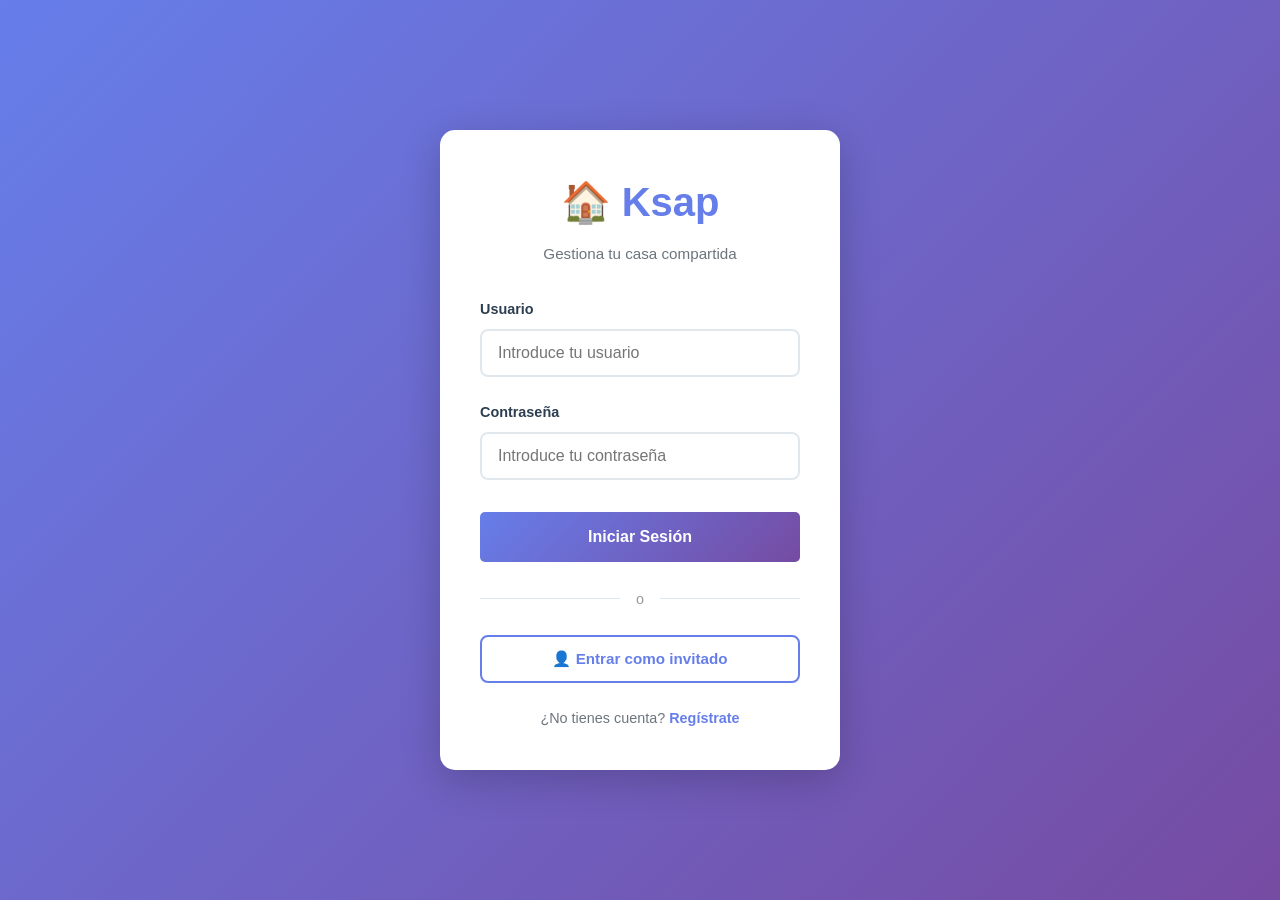
<file: index.html>
<!DOCTYPE html>
<html lang="es">
<head>
	<meta charset="UTF-8">
	<meta name="viewport" content="width=device-width, initial-scale=1.0">
	<title>Ksap - Gestor de Convivencia</title>
	<link rel="stylesheet" href="css/styles.css">
<link rel="stylesheet" href="css/responsive.css">
</head>
<body>
	<div id="overlay" class="overlay"></div>
	<nav>
    <div class="nav-left">
        <button class="hamburger" id="hamburger" aria-label="Abrir menú">
            <span></span>
            <span></span>
            <span></span>
        </button>
        <a href="index.html" class="active">🏠 Inicio</a>
        <a href="tareas.html">📋 Tareas</a>
        <a href="gastos.html">💰 Gastos</a>
        <a href="compras.html">🛒 Compras</a>
    </div>
    
    <div class="nav-right">
        <a href="login.html" class="btn-login">👤 Iniciar Sesión</a>
        
        <!-- Avatar de Usuario -->
        <div class="user-avatar-container">
            <button class="user-avatar-btn" id="user-avatar-btn" aria-label="Menú de usuario">
                <span class="avatar-initials" id="avatar-initials">U</span>
            </button>
            
            <div class="user-dropdown" id="user-dropdown">
                <div class="dropdown-header">
                    <div class="dropdown-avatar" id="dropdown-avatar">U</div>
                    <div class="dropdown-info">
                        <div class="dropdown-name" id="dropdown-name">Usuario</div>
                        <div class="dropdown-email" id="dropdown-email">usuario@ksap.app</div>
                    </div>
                </div>
                
                <div class="dropdown-divider"></div>
                
                <a href="perfil.html" class="dropdown-item">👤 Mi Perfil</a>
                <a href="configuracion.html" class="dropdown-item">⚙️ Configuración</a>
                
                <button class="dropdown-item dropdown-toggle">
                    <span>📍 GPS</span>
                    <span class="toggle-switch">
                        <input type="checkbox" id="gps-toggle">
                        <span class="toggle-slider"></span>
                    </span>
                </button>
                
                <button class="dropdown-item dropdown-toggle">
                    <span>🌙 Modo Oscuro</span>
                    <span class="toggle-switch">
                        <input type="checkbox" id="dark-mode-toggle">
                        <span class="toggle-slider"></span>
                    </span>
                </button>
                
                <div class="dropdown-divider"></div>
                
                <a href="#" class="dropdown-item logout-item" id="logout-btn">🚪 Cerrar Sesión</a>
            </div>
        </div>
    </div>
</nav>
    
	<header>
		<h1>🏠 Ksap</h1>
		<p>Gestiona tu casa compartida de forma fácil</p>
	</header>
    
	<main>
		<section class="dashboard">
			<h2>Bienvenido a tu gestor de convivencia</h2>
			<div class="cards">
				<div class="card">
					<h3>📋 Tareas Pendientes</h3>
					<p>3 tareas por hacer</p>
				</div>
				<div class="card">
					<h3>💰 Últimos Gastos</h3>
					<p>€125.50 este mes</p>
				</div>
				<div class="card">
					<h3>🛒 Lista de la Compra</h3>
					<p>5 artículos pendientes</p>
				</div>
			</div>
		</section>
	</main>
    
	<footer>
		<p>Desarrollado por LZumake | Proyecto DAW</p>
	</footer>
<script src="js/app.js"></script>
</body>
</html>
</file>
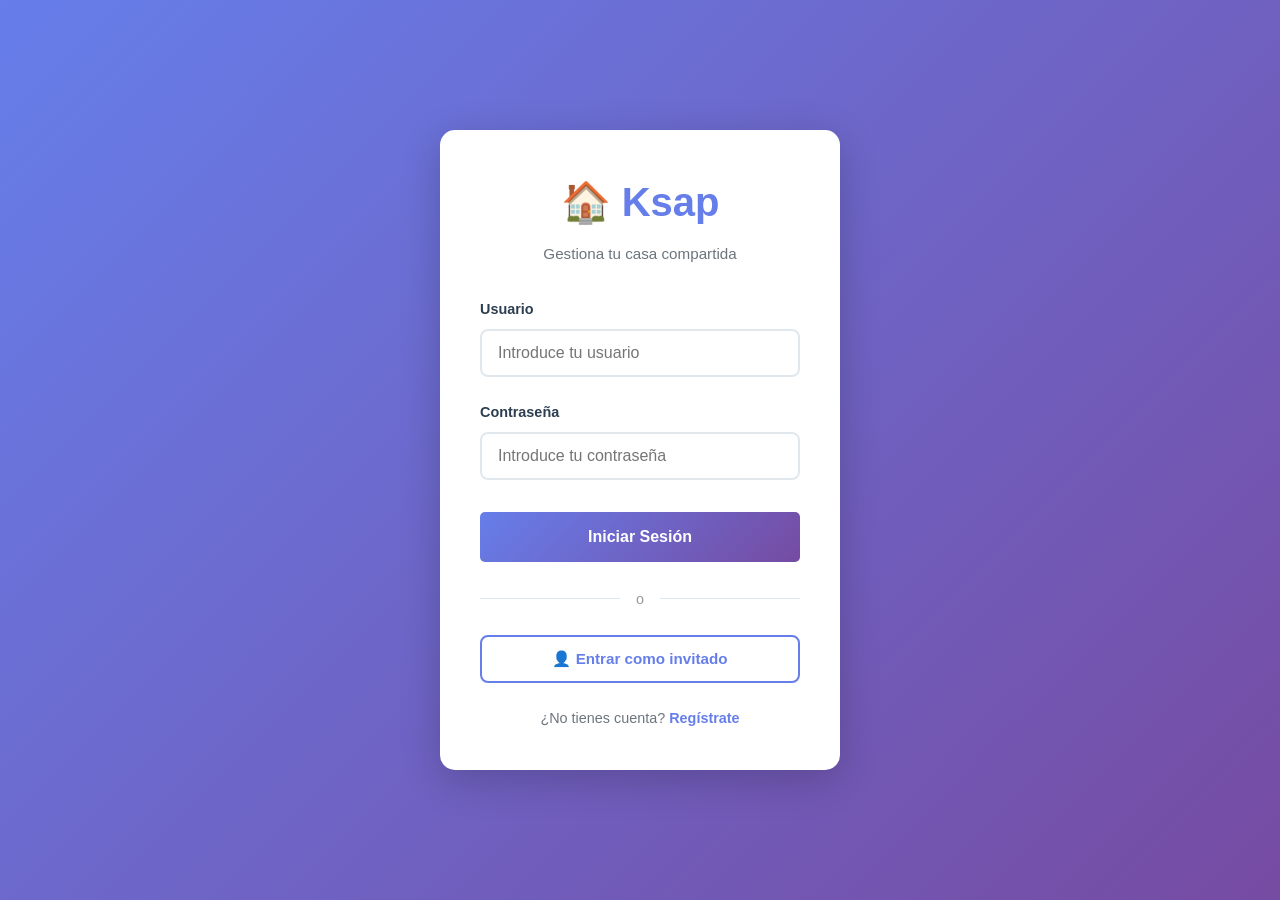
<file: configuración.html>
<!DOCTYPE html>
<html lang="es">
<head>
    <meta charset="UTF-8">
    <meta name="viewport" content="width=device-width, initial-scale=1.0">
    <title>Configuración - Ksap</title>
    <link rel="stylesheet" href="css/styles.css">
    <link rel="stylesheet" href="css/responsive.css">
</head>
<body>
    <nav>
        <div class="nav-left">
            <button class="hamburger" id="hamburger" aria-label="Abrir menú">
                <span></span>
                <span></span>
                <span></span>
            </button>
            <a href="index.html">🏠 Inicio</a>
            <a href="tareas.html">📋 Tareas</a>
            <a href="gastos.html">💰 Gastos</a>
            <a href="compras.html">🛒 Compras</a>
        </div>
        <a href="login.html" class="btn-login">👤 Iniciar Sesión</a>
        
        <!-- Avatar de Usuario -->
        <div class="user-avatar-container">
            <button class="user-avatar-btn" id="user-avatar-btn" aria-label="Menú de usuario">
                <span class="avatar-initials" id="avatar-initials">U</span>
            </button>
            <div class="user-dropdown" id="user-dropdown">
                <div class="dropdown-header">
                    <div class="dropdown-avatar" id="dropdown-avatar">U</div>
                    <div class="dropdown-info">
                        <div class="dropdown-name" id="dropdown-name">Usuario</div>
                        <div class="dropdown-email" id="dropdown-email">usuario@ksap.app</div>
                    </div>
                </div>
                <div class="dropdown-divider"></div>
                <a href="perfil.html" class="dropdown-item">👤 Mi Perfil</a>
                <a href="configuracion.html" class="dropdown-item active">⚙️ Configuración</a>
                <button class="dropdown-item dropdown-toggle">
                    <span>📍 GPS</span>
                    <span class="toggle-switch">
                        <input type="checkbox" id="gps-toggle">
                        <span class="toggle-slider"></span>
                    </span>
                </button>
                <button class="dropdown-item dropdown-toggle">
                    <span>🌙 Modo Oscuro</span>
                    <span class="toggle-switch">
                        <input type="checkbox" id="dark-mode-toggle">
                        <span class="toggle-slider"></span>
                    </span>
                </button>
                <div class="dropdown-divider"></div>
                <a href="#" class="dropdown-item logout-item" id="logout-btn">🚪 Cerrar Sesión</a>
            </div>
        </div>
    </nav>
    
    <header>
        <h1>⚙️ Configuración</h1>
        <p>Personaliza tu experiencia en Ksap</p>
    </header>
    
    <main>
        <section class="dashboard">
            <div class="settings-container">
                
                <!-- Notificaciones -->
                <div class="settings-section">
                    <h3>🔔 Notificaciones</h3>
                    <div class="settings-item">
                        <div class="settings-info">
                            <strong>Recordatorios de tareas</strong>
                            <p>Recibe avisos cuando tengas tareas pendientes</p>
                        </div>
                        <label class="toggle-switch">
                            <input type="checkbox" checked>
                            <span class="toggle-slider"></span>
                        </label>
                    </div>
                    <div class="settings-item">
                        <div class="settings-info">
                            <strong>Nuevos gastos</strong>
                            <p>Aviso cuando alguien añada un gasto</p>
                        </div>
                        <label class="toggle-switch">
                            <input type="checkbox" checked>
                            <span class="toggle-slider"></span>
                        </label>
                    </div>
                    <div class="settings-item">
                        <div class="settings-info">
                            <strong>Eventos cercanos</strong>
                            <p>Descubre eventos culturales a 50km</p>
                        </div>
                        <label class="toggle-switch">
                            <input type="checkbox">
                            <span class="toggle-slider"></span>
                        </label>
                    </div>
                </div>

                <!-- Privacidad -->
                <div class="settings-section">
                    <h3>🔒 Privacidad</h3>
                    <div class="settings-item">
                        <div class="settings-info">
                            <strong>📍 Ubicación (GPS)</strong>
                            <p>Necesaria para eventos cercanos y ofertas locales</p>
                        </div>
                        <label class="toggle-switch">
                            <input type="checkbox" id="settings-gps">
                            <span class="toggle-slider"></span>
                        </label>
                    </div>
                    <div class="settings-item">
                        <div class="settings-info">
                            <strong>Compartir estadísticas</strong>
                            <p>Ayuda a mejorar Ksap con datos anónimos</p>
                        </div>
                        <label class="toggle-switch">
                            <input type="checkbox">
                            <span class="toggle-slider"></span>
                        </label>
                    </div>
                </div>

                <!-- Apariencia -->
                <div class="settings-section">
                    <h3>🎨 Apariencia</h3>
                    <div class="settings-item">
                        <div class="settings-info">
                            <strong>🌙 Modo Oscuro</strong>
                            <p>Reduce la fatiga visual por la noche</p>
                        </div>
                        <label class="toggle-switch">
                            <input type="checkbox" id="settings-dark-mode">
                            <span class="toggle-slider"></span>
                        </label>
                    </div>
                    <div class="settings-item">
                        <div class="settings-info">
                            <strong>Tamaño de texto</strong>
                            <p>Ajusta el tamaño de la fuente</p>
                        </div>
                        <select class="settings-select">
                            <option>Pequeño</option>
                            <option selected>Normal</option>
                            <option>Grande</option>
                        </select>
                    </div>
                </div>

                <!-- Idioma y región -->
                <div class="settings-section">
                    <h3>🌍 Idioma y Región</h3>
                    <div class="settings-item">
                        <div class="settings-info">
                            <strong>Idioma</strong>
                        </div>
                        <select class="settings-select">
                            <option selected>Español</option>
                            <option>English</option>
                            <option>Català</option>
                            <option>Euskera</option>
                            <option>Galego</option>
                        </select>
                    </div>
                    <div class="settings-item">
                        <div class="settings-info">
                            <strong>Moneda</strong>
                        </div>
                        <select class="settings-select">
                            <option selected>€ Euro (EUR)</option>
                            <option>$ Dólar (USD)</option>
                            <option>£ Libra (GBP)</option>
                        </select>
                    </div>
                </div>

                <!-- Cuenta -->
                <div class="settings-section">
                    <h3>👤 Cuenta</h3>
                    <div class="settings-item">
                        <div class="settings-info">
                            <strong>Cambiar contraseña</strong>
                            <p>Actualiza tu contraseña de acceso</p>
                        </div>
                        <button class="btn-secondary">Cambiar</button>
                    </div>
                    <div class="settings-item">
                        <div class="settings-info">
                            <strong>Exportar mis datos</strong>
                            <p>Descarga toda tu información en formato JSON</p>
                        </div>
                        <button class="btn-secondary">Exportar</button>
                    </div>
                    <div class="settings-item danger">
                        <div class="settings-info">
                            <strong>Eliminar cuenta</strong>
                            <p>Esta acción no se puede deshacer</p>
                        </div>
                        <button class="btn-danger">Eliminar</button>
                    </div>
                </div>

                <!-- Información -->
                <div class="settings-section">
                    <h3>ℹ️ Acerca de</h3>
                    <div class="settings-info-text">
                        <p><strong>Ksap</strong> v1.0.0</p>
                        <p>Desarrollado por LZumake | Proyecto DAW</p>
                        <p>© 2026 Ksap. Todos los derechos reservados.</p>
                    </div>
                </div>

            </div>
        </section>
    </main>
    
    <footer>
        <p>Desarrollado por LZumake | Proyecto DAW</p>
    </footer>
    <script src="js/app.js"></script>
</body>
</html>
</file>
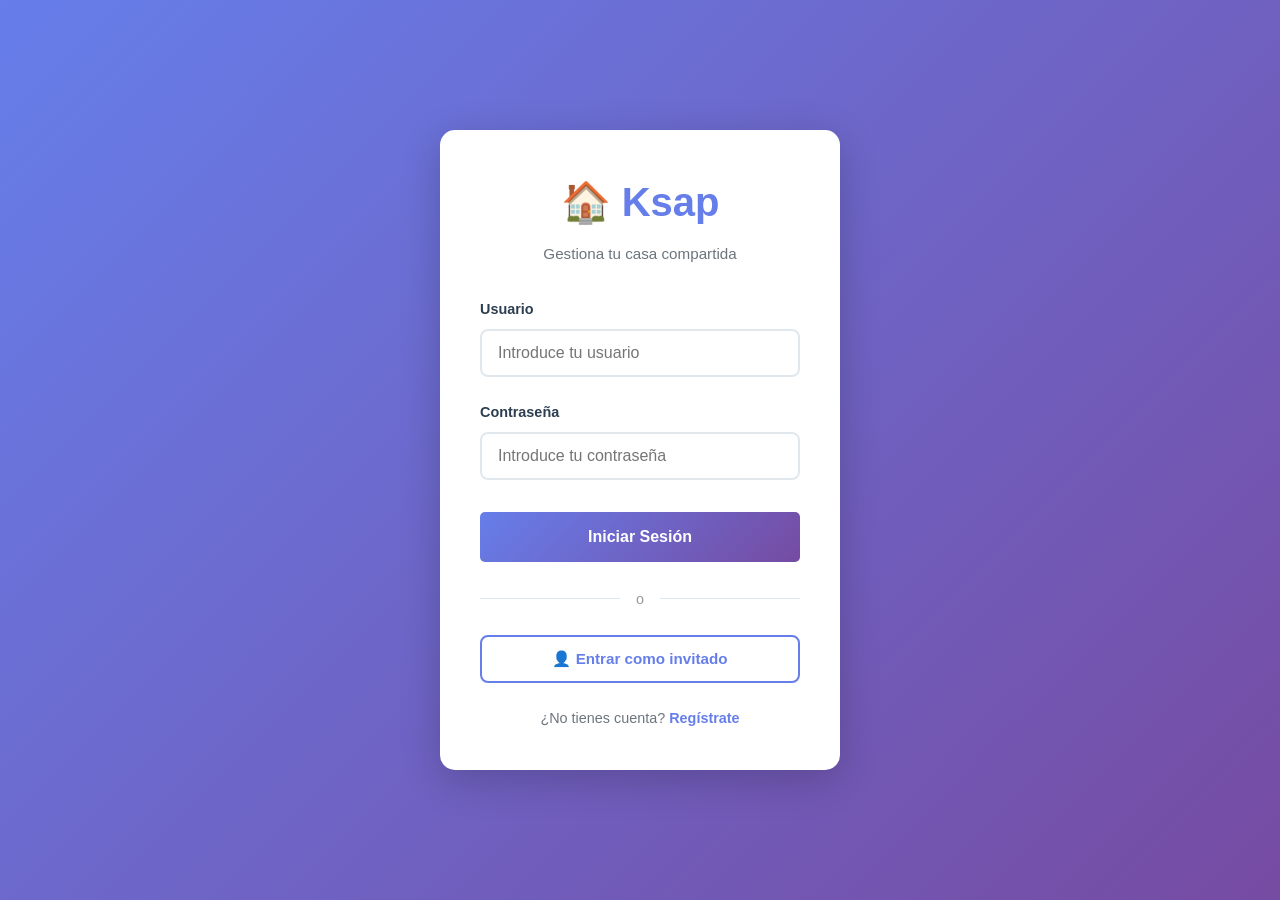
<file: gastos.html>
<!DOCTYPE html>
<html lang="es">
<head>
    <meta charset="UTF-8">
    <meta name="viewport" content="width=device-width, initial-scale=1.0">
    <title>Gastos - Ksap</title>
    <link rel="stylesheet" href="css/styles.css">
    <link rel="stylesheet" href="css/responsive.css">
</head>
<body>
    <div id="overlay" class="overlay"></div>
    <nav>
        <div class="nav-left">
            <button class="hamburger" id="hamburger" aria-label="Abrir menú">
                <span></span>
                <span></span>
                <span></span>
            </button>
            <a href="index.html"> Inicio</a>
            <a href="tareas.html">📋 Tareas</a>
            <a href="gastos.html" class="active">💰 Gastos</a>
            <a href="compras.html">🛒 Compras</a>
        </div>
        <a href="login.html" class="btn-login"> Iniciar Sesión</a>
            <!-- Avatar de Usuario (Esquina superior derecha) -->
    <div class="user-avatar-container">
        <button class="user-avatar-btn" id="user-avatar-btn" aria-label="Menú de usuario">
            <span class="avatar-initials" id="avatar-initials">U</span>
        </button>
        
        <div class="user-dropdown" id="user-dropdown">
            <div class="dropdown-header">
                <div class="dropdown-avatar" id="dropdown-avatar">U</div>
                <div class="dropdown-info">
                    <div class="dropdown-name" id="dropdown-name">Usuario</div>
                    <div class="dropdown-email" id="dropdown-email">usuario@ksap.app</div>
                </div>
            </div>
            
            <div class="dropdown-divider"></div>
            
            <a href="perfil.html" class="dropdown-item">👤 Mi Perfil</a>
            <a href="configuracion.html" class="dropdown-item">⚙️ Configuración</a>
            
            <button class="dropdown-item dropdown-toggle">
                <span>📍 GPS</span>
                <span class="toggle-switch">
                    <input type="checkbox" id="gps-toggle">
                    <span class="toggle-slider"></span>
                </span>
            </button>
            
            <button class="dropdown-item dropdown-toggle">
                <span>🌙 Modo Oscuro</span>
                <span class="toggle-switch">
                    <input type="checkbox" id="dark-mode-toggle">
                    <span class="toggle-slider"></span>
                </span>
            </button>
            <div class="dropdown-divider"></div>
            
            <a href="#" class="dropdown-item logout-item" id="logout-btn">🚪 Cerrar Sesión</a>
        </div>
    </div>
    </nav>
    
    <header>
        <h1>💰 Control de Gastos</h1>
        <p>Transparencia total en los gastos del hogar</p>
    </header>
    
    <main>
        <section class="dashboard">
            <h2>Resumen del Mes</h2>
            
            <!-- Resumen Superior -->
            <div class="expense-summary">
                <div class="summary-card">
                    <h3>Gasto Total del Mes</h3>
                    <div class="amount red">450,00 €</div>
                </div>
                <div class="summary-card">
                    <h3>A pagar por persona</h3>
                    <div class="amount">112,50 €</div>
                </div>
                <div class="summary-card">
                    <h3>Mayor gasto del mes</h3>
                    <div class="amount green">Compra Supermercado</div>
                </div>
            </div>

            <!-- Lista de Movimientos -->
            <div style="display: flex; justify-content: space-between; align-items: center; margin-bottom: 1rem; flex-wrap: wrap; gap: 1rem;">
                <h2>Movimientos recientes</h2>
                <button class="btn-primary">+ Añadir Gasto</button>
            </div>

            <div class="transaction-list">
                
                <!-- Movimiento 1 -->
                <div class="transaction-item">
                    <div class="transaction-info">
                        <div class="transaction-icon">🛒</div>
                        <div class="transaction-details">
                            <h4>Compra Supermercado</h4>
                            <p>Pagado por <strong>Rosa</strong> · 10 Jun 2025</p>
                        </div>
                    </div>
                    <div class="transaction-amount">120,50 €</div>
                </div>

                <!-- Movimiento 2 -->
                <div class="transaction-item">
                    <div class="transaction-info">
                        <div class="transaction-icon">💡</div>
                        <div class="transaction-details">
                            <h4>Factura de la Luz</h4>
                            <p>Pagado por <strong>Miguel</strong> · 08 Jun 2025</p>
                        </div>
                    </div>
                    <div class="transaction-amount">85,20 €</div>
                </div>

                <!-- Movimiento 3 -->
                <div class="transaction-item">
                    <div class="transaction-info">
                        <div class="transaction-icon">🧻</div>
                        <div class="transaction-details">
                            <h4>Productos Limpieza</h4>
                            <p>Pagado por <strong>Ana</strong> · 05 Jun 2025</p>
                        </div>
                    </div>
                    <div class="transaction-amount">35,80 €</div>
                </div>

                <!-- Movimiento 4 -->
                <div class="transaction-item">
                    <div class="transaction-info">
                        <div class="transaction-icon">🍕</div>
                        <div class="transaction-details">
                            <h4>Cena del Viernes</h4>
                            <p>Pagado por <strong>Pedro</strong> · 03 Jun 2025</p>
                        </div>
                    </div>
                    <div class="transaction-amount">45,00 €</div>
                </div>

                <!-- Movimiento 5 -->
                <div class="transaction-item">
                    <div class="transaction-info">
                        <div class="transaction-icon">📶</div>
                        <div class="transaction-details">
                            <h4>Internet y Móviles</h4>
                            <p>Pagado por <strong>Rosa</strong> · 01 Jun 2025</p>
                        </div>
                    </div>
                    <div class="transaction-amount">65,00 €</div>
                </div>

            </div>
        </section>
    </main>
    
    <footer>
        <p>Desarrollado por LZumake | Proyecto DAW</p>
    </footer>
    <script src="js/app.js"></script>
</body>
</html>
</file>
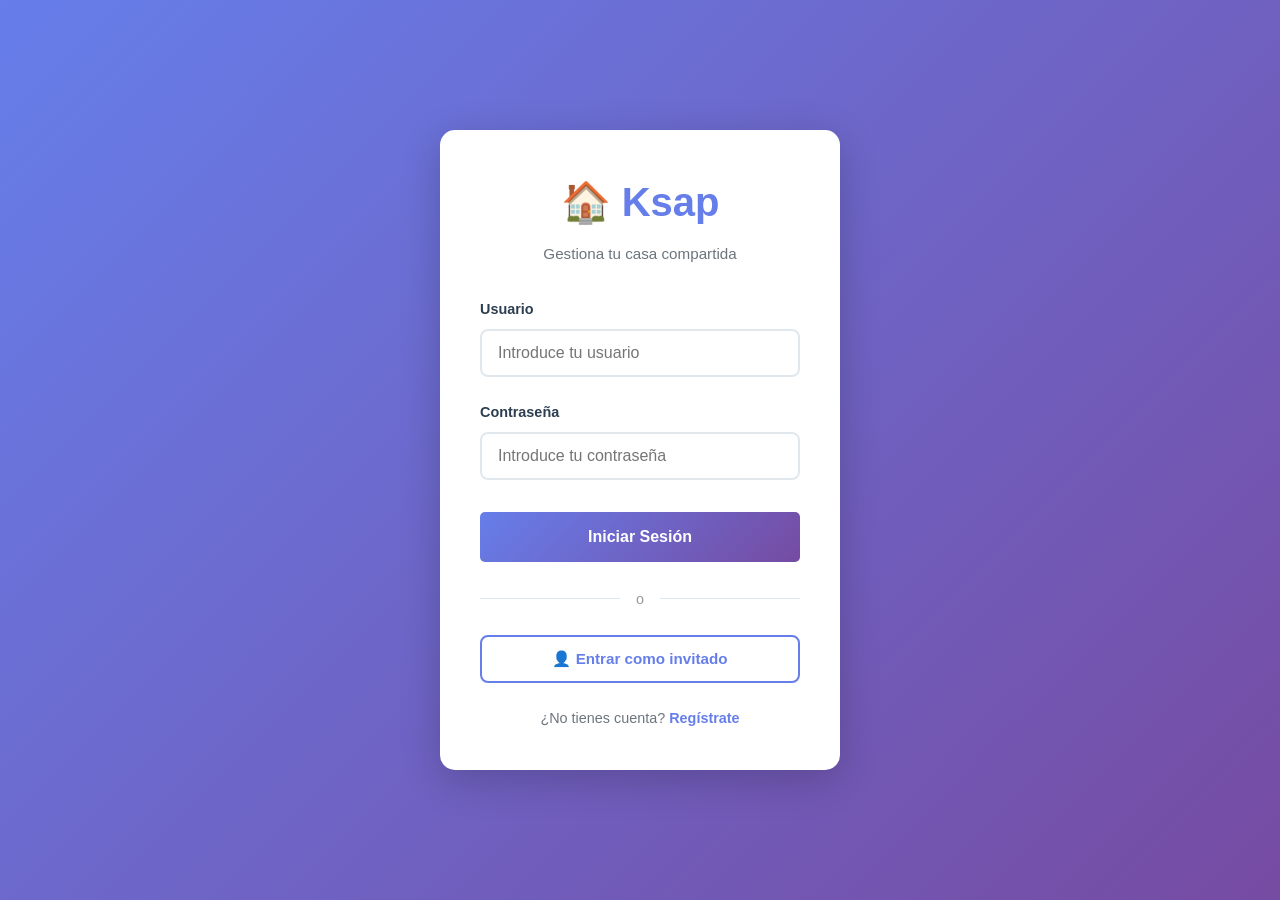
<file: login.html>
<!DOCTYPE html>
<html lang="es">
<head>
    <meta charset="UTF-8">
    <meta name="viewport" content="width=device-width, initial-scale=1.0">
    <title>Iniciar Sesión - Ksap</title>
    <link rel="stylesheet" href="css/styles.css">
    <link rel="stylesheet" href="css/responsive.css">
</head>
<body class="login-page">
    
    <main class="login-container">
        <div class="login-box">
            <!-- Logo y título -->
            <div class="login-header">
                <h1>🏠 Ksap</h1>
                <p>Gestiona tu casa compartida</p>
            </div>

            <!-- Formulario de login -->
            <form id="login-form" class="login-form">
                <div class="form-group">
                    <label for="username">Usuario</label>
                    <input type="text" id="username" name="username" required placeholder="Introduce tu usuario">
                </div>

                <div class="form-group">
                    <label for="password">Contraseña</label>
                    <input type="password" id="password" name="password" required placeholder="Introduce tu contraseña">
                </div>

                <button type="submit" class="btn-primary btn-login-submit">Iniciar Sesión</button>
            </form>

            <!-- Separador -->
            <div class="login-divider">
                <span>o</span>
            </div>

            <!-- Botón de invitado -->
            <button id="guest-login" class="btn-guest">
                👤 Entrar como invitado
            </button>

            <!-- Enlace a registro -->
            <p class="login-footer">
                ¿No tienes cuenta? <a href="register.html">Regístrate</a>
            </p>
        </div>
    </main>

    <script src="js/app.js"></script>
</body>
</html>
</file>
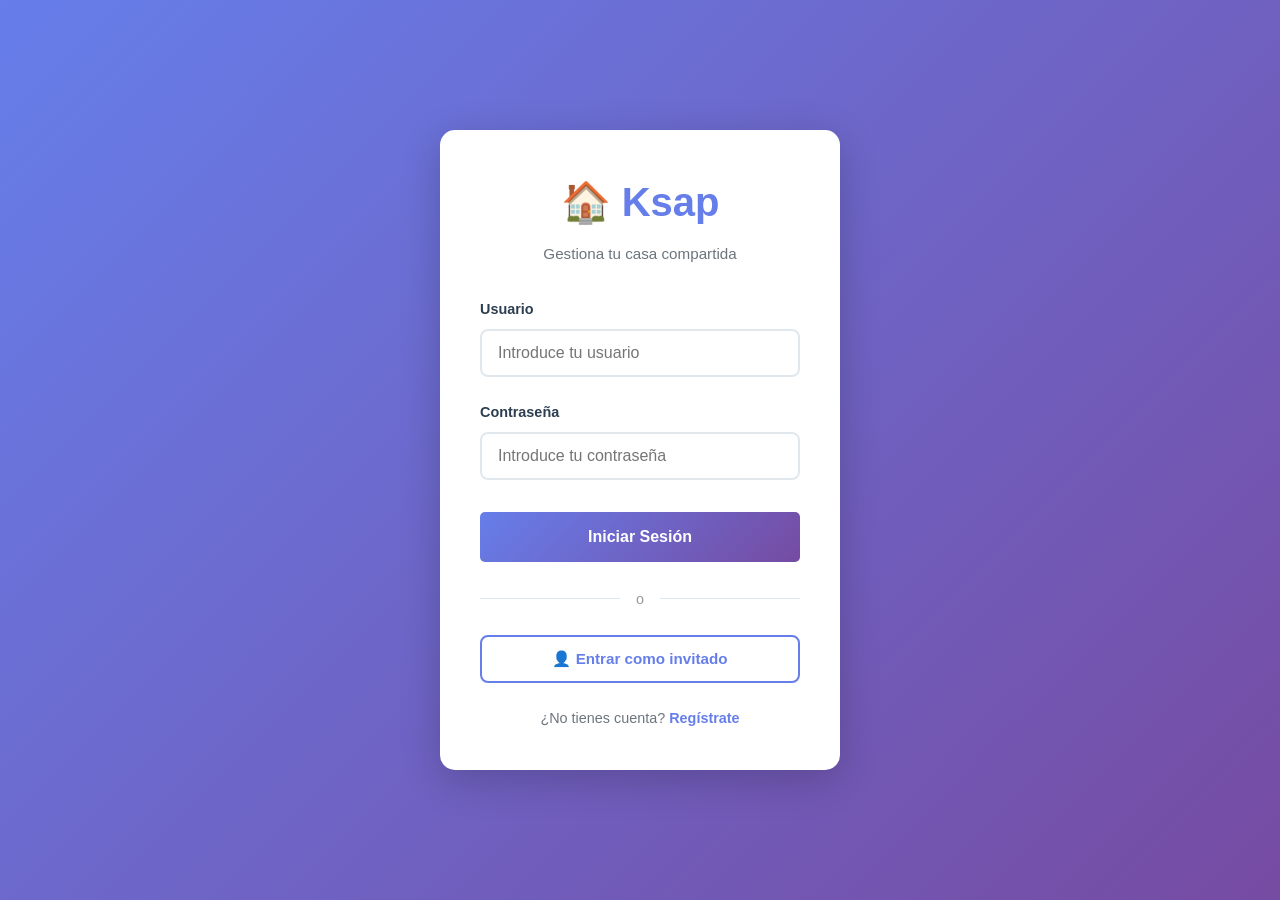
<file: perfil.html>
<!DOCTYPE html>
<html lang="es">
<head>
    <meta charset="UTF-8">
    <meta name="viewport" content="width=device-width, initial-scale=1.0">
    <title>Mi Perfil - Ksap</title>
    <link rel="stylesheet" href="css/styles.css">
    <link rel="stylesheet" href="css/responsive.css">
</head>
<body>
    <div id="overlay" class="overlay"></div>
    
    <!-- Navegación (CORREGIDA con nav-right) -->
    <nav>
        <div class="nav-left">
            <button class="hamburger" id="hamburger" aria-label="Abrir menú">
                <span></span>
                <span></span>
                <span></span>
            </button>
            <a href="index.html">🏠 Inicio</a>
            <a href="tareas.html">📋 Tareas</a>
            <a href="gastos.html">💰 Gastos</a>
            <a href="compras.html">🛒 Compras</a>
        </div>
        <div class="nav-right">
            <a href="login.html" class="btn-login">👤 Iniciar Sesión</a>
            <div class="user-avatar-container">
                <button class="user-avatar-btn" id="user-avatar-btn" aria-label="Menú de usuario">
                    <span class="avatar-initials" id="avatar-initials">U</span>
                </button>
                <div class="user-dropdown" id="user-dropdown">
                    <div class="dropdown-header">
                        <div class="dropdown-avatar" id="dropdown-avatar">U</div>
                        <div class="dropdown-info">
                            <div class="dropdown-name" id="dropdown-name">Usuario</div>
                            <div class="dropdown-email" id="dropdown-email">usuario@ksap.app</div>
                        </div>
                    </div>
                    <div class="dropdown-divider"></div>
                    <a href="perfil.html" class="dropdown-item active">👤 Mi Perfil</a>
                    <a href="configuracion.html" class="dropdown-item">⚙️ Configuración</a>
                    <button class="dropdown-item dropdown-toggle">
                        <span>📍 GPS</span>
                        <span class="toggle-switch">
                            <input type="checkbox" id="gps-toggle">
                            <span class="toggle-slider"></span>
                        </span>
                    </button>
                    <button class="dropdown-item dropdown-toggle">
                        <span>🌙 Modo Oscuro</span>
                        <span class="toggle-switch">
                            <input type="checkbox" id="dark-mode-toggle">
                            <span class="toggle-slider"></span>
                        </span>
                    </button>
                    <div class="dropdown-divider"></div>
                    <a href="#" class="dropdown-item logout-item" id="logout-btn">🚪 Cerrar Sesión</a>
                </div>
            </div>
        </div>
    </nav>
    
    <!-- Header con avatar -->
    <header class="profile-header">
        <div class="profile-avatar-large" id="profile-avatar">U</div>
        <h1>👤 Mi Perfil</h1>
    </header>
    
    <main>
        <div class="profile-container">
            
            <!-- Información Personal -->
            <div class="profile-section">
                <h3>📝 Información Personal</h3>
                <div class="profile-info-grid">
                    <div class="profile-info-item">
                        <span class="info-label">Nombre</span>
                        <span class="info-value" id="perfil-nombre">-</span>
                    </div>
                    <div class="profile-info-item">
                        <span class="info-label">Email</span>
                        <span class="info-value" id="perfil-email">-</span>
                    </div>
                    <div class="profile-info-item">
                        <span class="info-label">Miembro desde</span>
                        <span class="info-value" id="perfil-fecha">-</span>
                    </div>
                    <div class="profile-info-item">
                        <span class="info-label">Tipo de cuenta</span>
                        <span class="info-value" id="perfil-rol">-</span>
                    </div>
                </div>
            </div>

            <!-- Estadísticas (CON IDs para JavaScript) -->
            <div class="profile-section">
                <h3>📊 Mis Estadísticas</h3>
                <div class="profile-stats">
                    <div class="stat-box">
                        <div class="stat-number" id="stat-tareas-completadas">0</div>
                        <div class="stat-label">✅ Completadas</div>
                    </div>
                    <div class="stat-box">
                        <div class="stat-number" id="stat-tareas-pendientes">0</div>
                        <div class="stat-label">⏳ Pendientes</div>
                    </div>
                    <div class="stat-box">
                        <div class="stat-number" id="stat-productividad">0%</div>
                        <div class="stat-label">📈 Productividad</div>
                    </div>
                </div>
            </div>

            <!-- Acciones Rápidas -->
            <div class="profile-section">
                <h3>⚡ Acciones Rápidas</h3>
                <div class="profile-actions">
                    <button id="btn-editar-perfil" class="btn-primary">✏️ Editar Perfil</button>
                    <button class="btn-secondary">📸 Cambiar Foto</button>
                    <button class="btn-danger">🗑️ Eliminar Cuenta</button>
                </div>
            </div>
        </div>
    </main>
    
    <footer>
        <p>Desarrollado por LZumake | Proyecto DAW</p>
    </footer>
    
    <script src="js/app.js"></script>
    <!-- ❌ ELIMINADO el script duplicado - app.js ya hace el trabajo -->
</body>
</html>
</file>
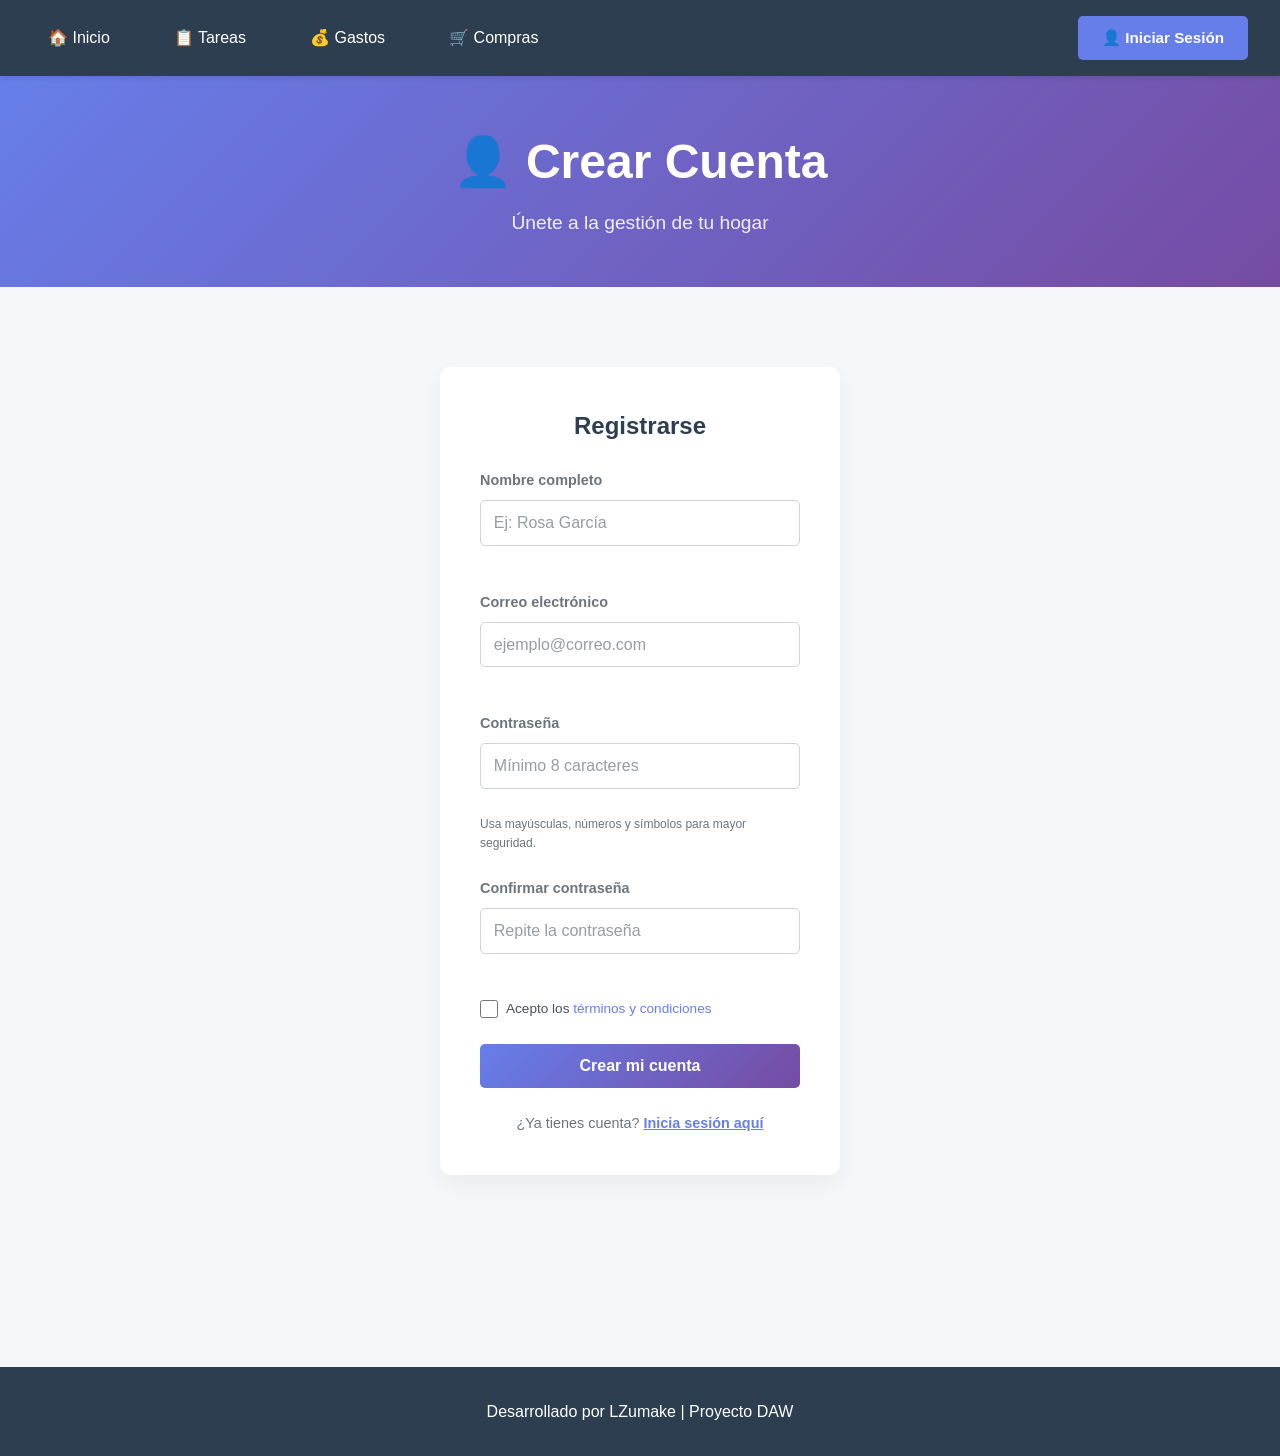
<file: register.html>
<!DOCTYPE html>
<html lang="es">
<head>
    <meta charset="UTF-8">
    <meta name="viewport" content="width=device-width, initial-scale=1.0">
    <title>Registro - Ksap</title>
    <link rel="stylesheet" href="css/styles.css">
    <link rel="stylesheet" href="css/responsive.css">
</head>
<body>
    <nav>
    <div>
        <a href="index.html">🏠 Inicio</a>
        <a href="tareas.html">📋 Tareas</a>
        <a href="gastos.html">💰 Gastos</a>
        <a href="compras.html">🛒 Compras</a>
    </div>
    <a href="login.html" class="btn-login">👤 Iniciar Sesión</a>
</nav>
    
    <header>
        <h1>👤 Crear Cuenta</h1>
        <p>Únete a la gestión de tu hogar</p>
    </header>
    
    <main>
        <div class="login-container">
            <h2 style="text-align: center; margin-bottom: 1.5rem; color: #2c3e50;">Registrarse</h2>
            
            <form id="register-form" novalidate>
                <!-- Campo: Nombre -->
                <div class="form-group">
                    <label for="nombre">Nombre completo</label>
                    <input type="text" id="nombre" class="form-control" placeholder="Ej: Rosa García" required>
<span class="error-message" id="error-nombre"></span>
                </div>
                
                <!-- Campo: Email -->
                <div class="form-group">
                    <label for="email">Correo electrónico</label>
                   <input type="email" id="email" class="form-control" placeholder="ejemplo@correo.com" required>
<span class="error-message" id="error-email"></span>
                </div>
                
                <!-- Campo: Contraseña -->
                <div class="form-group">
                    <label for="password">Contraseña</label>
                   <input type="password" id="password" class="form-control" placeholder="Mínimo 8 caracteres" required minlength="8">
<span class="error-message" id="error-password"></span>
                    <span class="password-hint">Usa mayúsculas, números y símbolos para mayor seguridad.</span>
                </div>
                
                <!-- Campo: Confirmar contraseña -->
                <div class="form-group">
                    <label for="password2">Confirmar contraseña</label>
                  <input type="password" id="password2" class="form-control" placeholder="Repite la contraseña" required>
<span class="error-message" id="error-password2"></span>
                </div>
                
                <!-- Checkbox de términos -->
                <div class="terms-checkbox">
                    <input type="checkbox" id="terms" required>
                    <label for="terms">Acepto los <a href="#">términos y condiciones</a></label>
                </div>
                
                <button type="submit" class="btn-submit">Crear mi cuenta</button>
                
                <p style="text-align: center; margin-top: 1.5rem; font-size: 0.9rem; color: #6c757d;">
                    ¿Ya tienes cuenta? <a href="login.html" style="color: #667eea; font-weight: bold;">Inicia sesión aquí</a>
                </p>
            </form>
        </div>
    </main>
    
    <footer>
        <p>Desarrollado por LZumake | Proyecto DAW</p>
</footer>

<script src="js/app.js"></script>  <!-- ← AÑADE ESTA LÍNEA -->
</body>
</html>
</file>
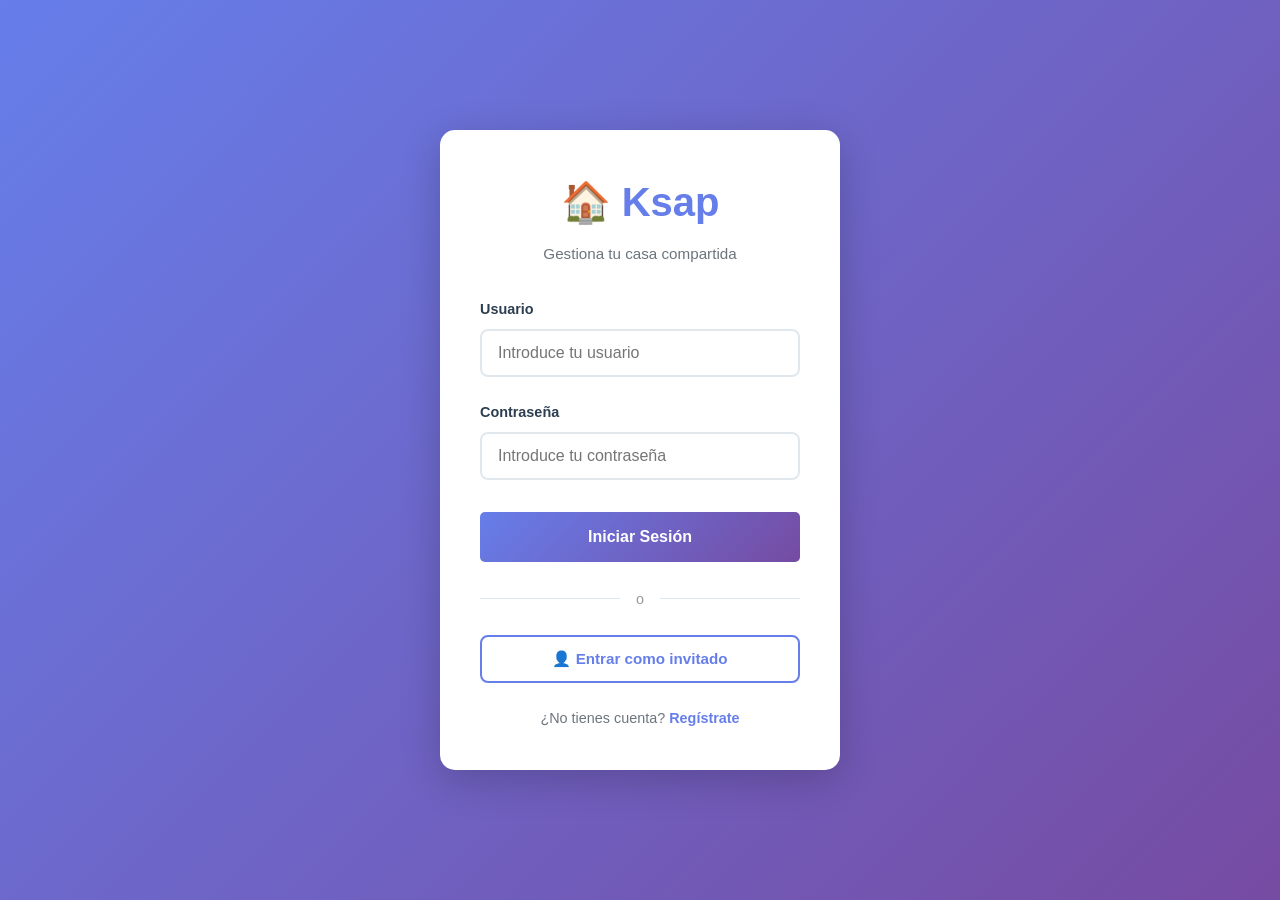
<file: tareas.html>
<!DOCTYPE html>
<html lang="es">
<head>
    <meta charset="UTF-8">
    <meta name="viewport" content="width=device-width, initial-scale=1.0">
    <title>Ksap - Gestión de Tareas</title>
    <link rel="stylesheet" href="css/styles.css">
    <link rel="stylesheet" href="css/responsive.css">
</head>
<body>
    <!-- Overlay para menú hamburguesa -->
    <div id="overlay" class="overlay"></div>

    <!-- Navegación -->
    <nav>
        <div class="nav-left">
            <button class="hamburger" id="hamburger" aria-label="Abrir menú">
                <span></span>
                <span></span>
                <span></span>
            </button>
            <a href="index.html">🏠 Inicio</a>
            <a href="tareas.html" class="active">📋 Tareas</a>
            <a href="gastos.html">💰 Gastos</a>
            <a href="compras.html">🛒 Compras</a>
        </div>
        <div class="nav-right">
            <a href="login.html" class="btn-login">👤 Iniciar Sesión</a>
            <!-- Avatar de Usuario -->
            <div class="user-avatar-container">
                <button class="user-avatar-btn" id="user-avatar-btn" aria-label="Menú de usuario">
                    <span class="avatar-initials" id="avatar-initials">U</span>
                </button>
                <div class="user-dropdown" id="user-dropdown">
                    <div class="dropdown-header">
                        <div class="dropdown-avatar" id="dropdown-avatar">U</div>
                        <div class="dropdown-info">
                            <div class="dropdown-name" id="dropdown-name">Usuario</div>
                            <div class="dropdown-email" id="dropdown-email">usuario@ksap.app</div>
                        </div>
                    </div>
                    <div class="dropdown-divider"></div>
                    <a href="perfil.html" class="dropdown-item"> Mi Perfil</a>
                    <a href="configuracion.html" class="dropdown-item">️ Configuración</a>
                    <button class="dropdown-item dropdown-toggle">
                        <span>📍 GPS</span>
                        <span class="toggle-switch">
                            <input type="checkbox" id="gps-toggle">
                            <span class="toggle-slider"></span>
                        </span>
                    </button>
                    <button class="dropdown-item dropdown-toggle">
                        <span>🌙 Modo Oscuro</span>
                        <span class="toggle-switch">
                            <input type="checkbox" id="dark-mode-toggle">
                            <span class="toggle-slider"></span>
                        </span>
                    </button>
                    <div class="dropdown-divider"></div>
                    <a href="#" class="dropdown-item logout-item" id="logout-btn">🚪 Cerrar Sesión</a>
                </div>
            </div>
        </div>
    </nav>

    <!-- Header -->
    <header>
        <h1>📋 Gestión de Tareas</h1>
        <p>Organización y limpieza en equipo</p>
    </header>

    <!-- Contenido Principal -->
    <main>
        <section class="dashboard">
            <!-- Header de la sección con título y botón -->
            <div class="tareas-header">
                <h2>Panel de Tareas del Hogar</h2>
                <button class="btn-primary">+ Nueva Tarea</button>
            </div>

            <!-- Filtros por Responsable -->
            <div class="filtros-container">
                <span class="filtros-label">Filtrar por:</span>
                <div class="filtros-tareas">
                    <button class="btn-filtro active" data-responsable="todos">Todos</button>
                    <button class="btn-filtro" data-responsable="Rosa">Rosa</button>
                    <button class="btn-filtro" data-responsable="Pedro">Pedro</button>
                    <button class="btn-filtro" data-responsable="Ana">Ana</button>
                    <button class="btn-filtro" data-responsable="Miguel">Miguel</button>
                </div>
            </div>

            <!-- Contador de Progreso -->
            <div class="progress-container">
                <div class="progress-info">
                    <span id="tasks-completed">0 de 0 tareas completadas</span>
                    <span id="tasks-percentage">0%</span>
                </div>
                <div class="progress-bar">
                    <div class="progress-fill" id="progress-fill"></div>
                </div>
            </div>

            <!-- Tabla de Tareas -->
            <div class="table-container">
                <table class="task-table">
                    <thead>
                        <tr>
                            <th>TAREA</th>
                            <th>ZONA</th>
                            <th>RESPONSABLE</th>
                            <th>DURACIÓN</th>
                            <th>FRECUENCIA</th>
                            <th>PRÓXIMA FECHA</th>
                            <th>ESTADO</th>
                        </tr>
                    </thead>
                    <tbody id="contenedor-tareas">
                        <!-- Las tareas se renderizan dinámicamente desde app.js -->
                    </tbody>
                </table>
            </div>
        </section>
    </main>

    <!-- Footer -->
    <footer>
        <p>Desarrollado por LZumake | Proyecto DAW</p>
    </footer>

    <!-- Scripts -->
    <script src="js/app.js"></script>
</body>
</html>
</file>
<file: css/styles.css>
/* =========================================
   RESET BÁSICO
   ========================================= */
* {
    margin: 0;
    padding: 0;
    box-sizing: border-box;
}

body {
    font-family: 'Segoe UI', Tahoma, Geneva, Verdana, sans-serif;
    background-color: var(--bg-primary);
    color: var(--text-primary);  /* ✅ Ahora sí cambiará en modo oscuro */
    line-height: 1.6;
}
/* =========================================
VARIABLES CSS - MODO CLARO (por defecto)
========================================= */
:root {
    /* Colores principales */
    --bg-primary: #f5f7fa;
    --bg-secondary: white;
    --text-primary: #2c3e50;
    --text-secondary: #6c757d;
    --border-color: #e9ecef;
    
    /* Colores de acento */
    --accent-primary: #667eea;
    --accent-secondary: #764ba2;
    --accent-gradient: linear-gradient(135deg, #667eea 0%, #764ba2 100%);
    
    /* Sombras */
    --shadow-sm: 0 2px 5px rgba(0, 0, 0, 0.1);
    --shadow-md: 0 4px 15px rgba(0, 0, 0, 0.08);
    --shadow-lg: 0 10px 40px rgba(0, 0, 0, 0.15);
}

/* =========================================
VARIABLES CSS - MODO OSCURO
========================================= */
body.dark-mode {
    /* Colores principales */
    --bg-primary: #1a1a2e;
    --bg-secondary: #16213e;
    --text-primary: #eaeaea;
    --text-secondary: #a0a0a0;
    --border-color: #2a2a4a;
    
    /* Colores de acento (mantenemos los morados) */
    --accent-primary: #667eea;
    --accent-secondary: #764ba2;
    --accent-gradient: linear-gradient(135deg, #667eea 0%, #764ba2 100%);
    
    /* Sombras más suaves para modo oscuro */
    --shadow-sm: 0 2px 5px rgba(0, 0, 0, 0.3);
    --shadow-md: 0 4px 15px rgba(0, 0, 0, 0.4);
    --shadow-lg: 0 10px 40px rgba(0, 0, 0, 0.5);
}

/* =========================================
   NAVEGACIÓN
   ========================================= */
nav {
    background-color: #2c3e50;
    padding: 1rem 2rem;
    display: flex;
    justify-content: space-between;
    align-items: center;
    min-height: 70px;
    box-shadow: 0 2px 5px rgba(0, 0, 0, 0.1);
    position: relative;
    z-index: 100;
}

nav > div {
    display: flex;
    gap: 2rem;
    align-items: center;
}

.nav-left {
    display: flex;
    gap: 1rem;
    align-items: center;
}

.nav-right {
    display: flex;
    gap: 1rem;
    align-items: center;
    margin-left: auto;
}

nav a {
    color: white;
    text-decoration: none;
    font-weight: 500;
    padding: 0.5rem 1rem;
    border-radius: 5px;
    transition: background-color 0.3s;
}

nav a:hover {
    background-color: #34495e;
}

nav a.active {
    background-color: rgba(255, 255, 255, 0.15);
    font-weight: bold;
}

nav .btn-login {
    background-color: #667eea;
    color: white;
    padding: 0.6rem 1.5rem;
    border-radius: 5px;
    font-weight: 600;
    font-size: 0.95rem;
    text-decoration: none;
    transition: background-color 0.3s, transform 0.2s;
    white-space: nowrap;
    display: inline-block;
}

nav .btn-login:hover {
    background-color: #5a67d8;
    transform: translateY(-2px);
}

/* =========================================
   HEADER
   ========================================= */
header {
    background: linear-gradient(135deg, #667eea 0%, #764ba2 100%);
    color: white;
    text-align: center;
    padding: 3rem 2rem;
    position: relative;
    z-index: 1;
}

header h1 {
    font-size: 3rem;
    margin-bottom: 0.5rem;
}

header p {
    font-size: 1.2rem;
    opacity: 0.9;
}

main {
    max-width: 1200px;
    margin: 0 auto;
    padding: 2rem;
    padding-bottom: 6rem; /* Espacio para el footer fijo */
    position: relative;
    z-index: 1;
}

.dashboard h2 {
    text-align: center;
    margin-bottom: 2rem;
    color: var(--text-primary);
}

/* =========================================
   CARDS (Index)
   ========================================= */
.cards {
    display: grid;
    grid-template-columns: repeat(auto-fit, minmax(250px, 1fr));
    gap: 2rem;
    margin-bottom: 2rem;
}

.card {
   background: var(--bg-secondary);
    padding: 2rem;
    border-radius: 10px;
    box-shadow: 0 4px 6px rgba(0, 0, 0, 0.1);
    text-align: center;
    transition: transform 0.3s, box-shadow 0.3s;
}

.card:hover {
    transform: translateY(-5px);
    box-shadow: 0 8px 15px rgba(0, 0, 0, 0.2);
}

.card h3 {
    color: #667eea;
    margin-bottom: 1rem;
    font-size: 1.3rem;
}

.card p {
    color: var(--text-secondary);
    font-size: 1.1rem;
}

/* =========================================
   FOOTER
   ========================================= */
footer {
    background-color: #2c3e50;  /* ✅ Color fijo oscuro */
    color: white;
    text-align: center;
    padding: 2rem;
    margin-top: 3rem;
}

/* =========================================
   TABLA DE TAREAS
   ========================================= */
.table-container {
    background: var(--bg-secondary);
    border-radius: 10px;
    box-shadow: 0 4px 6px rgba(0, 0, 0, 0.05);
    overflow: hidden;
    overflow-x: auto;
    -webkit-overflow-scrolling: touch;
}

.task-table {
    width: 100%;
    border-collapse: collapse;
    text-align: left;
    min-width: 800px;
}

.task-table th {
    background-color: #f8f9fa;
    color: #495057;
    font-weight: 600;
    padding: 1rem;
    border-bottom: 2px solid #e9ecef;
    font-size: 0.85rem;
    text-transform: uppercase;
    letter-spacing: 0.5px;
}

.task-table td {
    padding: 1rem;
    border-bottom: 1px solid #e9ecef;
    color: var(--text-primary);
    vertical-align: middle;
}

.task-table tr:last-child td {
    border-bottom: none;
}

.task-table tr:hover {
    background-color: #f8f9fa;
}

/* =========================================
   AVATARES DE USUARIOS
   ========================================= */
.user-cell {
    display: flex;
    align-items: center;
    gap: 0.8rem;
}

.user-avatar {
    display: inline-flex;
    align-items: center;
    justify-content: center;
    width: 32px;
    height: 32px;
    border-radius: 50%;
    color: white;
    font-weight: bold;
    font-size: 0.85rem;
    flex-shrink: 0;
}

.user-compartidas { background-color: #6c757d; }
.user-rosa { background-color: #e83e8c; }
.user-pedro { background-color: #0d6efd; }
.user-miguel { background-color: #198754; }
.user-ana { background-color: #fd7e14; }

.user-name {
    font-weight: 500;
    color: var(--text-primary);
}

/* =========================================
   BADGES (Etiquetas de colores)
   ========================================= */
.badge {
    display: inline-block;
    padding: 0.3rem 0.7rem;
    border-radius: 20px;
    font-size: 0.75rem;
    font-weight: 600;
}

.badge-cocina { background-color: #fff3cd; color: #664d03; }
.badge-bano { background-color: #cff4fc; color: #055160; }
.badge-dormitorios { background-color: #f8d7da; color: #842029; }
.badge-salon { background-color: #d1e7dd; color: #0f5132; }
.badge-lavanderia { background-color: #e0cffc; color: #4a148c; }
.badge-despacho { background-color: #fde2e4; color: #6f42c1; }
.badge-recibidor { background-color: #fff0db; color: #997404; }
.badge-mascotas { background-color: #fde8d8; color: #984c0c; }
.badge-terrazas { background-color: #d8f3dc; color: #2d6a4f; }
.badge-despensa { background-color: #ffe5d9; color: #c44536; }
.badge-garaje { background-color: #e9ecef; color: #495057; }
.badge-trastero { background-color: #dee2e6; color: #343a40; }
.badge-varias { background-color: #e7f5ff; color: #1864ab; }
.badge-expres { background-color: #e2e3e5; color: #41464b; }
.badge-media { background-color: #fff3cd; color: #664d03; }
.badge-profunda { background-color: #f8d7da; color: #842029; }

/* =========================================
   FECHAS Y TAREAS DE HOY
   ========================================= */
.fecha-proxima {
    font-weight: 600;
    color: #495057;
    font-size: 0.9rem;
    white-space: nowrap;
}

.fecha-proxima.hoy {
    color: #dc3545;
    font-weight: bold;
}

.fecha-proxima.pasada {
    color: #6c757d;
    text-decoration: line-through;
}

.tarea-hoy {
    background-color: #fff9db;
}

.tarea-hoy:hover {
    background-color: #fff3bf;
}

.urgente {
    display: inline-block;
    width: 8px;
    height: 8px;
    border-radius: 50%;
    background-color: #dc3545;
    margin-right: 5px;
    animation: pulse 2s infinite;
}

@keyframes pulse {
    0%, 100% { opacity: 1; }
    50% { opacity: 0.4; }
}

/* =========================================
   IMÁGENES DE TAREAS Y CATEGORÍAS
   ========================================= */
.task-icon {
    width: 40px;
    height: 40px;
    border-radius: 8px;
    object-fit: cover;
    vertical-align: middle;
    margin-right: 10px;
    box-shadow: 0 2px 4px rgba(0, 0, 0, 0.1);
    flex-shrink: 0;
}

.task-table td:first-child {
    display: flex;
    align-items: center;
    gap: 8px;
}

.category-icon {
    width: 32px;
    height: 32px;
    border-radius: 8px;
    object-fit: cover;
    vertical-align: middle;
    margin-right: 8px;
    box-shadow: 0 2px 4px rgba(0, 0, 0, 0.1);
}

/* =========================================
   JAVASCRIPT - TAREAS HECHAS
   ========================================= */
.task-table tr.hecha {
    background-color: #f8f9fa;
    opacity: 0.6;
}

.task-table tr.hecha td:first-child {
    text-decoration: line-through;
    color: #6c757d;
}

.task-table tr.hecha .status {
    background-color: #d1e7dd;
    color: #0f5132;
}

/* =========================================
   BOTÓN PRIMARIO
   ========================================= */
.btn-primary {
    background: linear-gradient(135deg, #667eea 0%, #764ba2 100%);
    color: white;
    border: none;
    padding: 0.6rem 1.2rem;
    border-radius: 5px;
    font-weight: 600;
    cursor: pointer;
    transition: transform 0.2s;
}

.btn-primary:hover {
    transform: translateY(-2px);
}

/* =========================================
   PÁGINA DE GASTOS
   ========================================= */
.expense-summary {
    display: grid;
    grid-template-columns: repeat(auto-fit, minmax(200px, 1fr));
    gap: 1.5rem;
    margin-bottom: 2rem;
}

.summary-card {
    background: var(--bg-secondary);
    padding: 1.5rem;
    border-radius: 10px;
    box-shadow: 0 4px 6px rgba(0, 0, 0, 0.05);
    text-align: center;
}

.summary-card h3 {
    font-size: 0.9rem;
    color: #6c757d;
    margin-bottom: 0.5rem;
    text-transform: uppercase;
}

.summary-card .amount {
    font-size: 2rem;
    font-weight: bold;
    color: var(--text-primary);
}

.summary-card .amount.green { color: #198754; }
.summary-card .amount.red { color: #dc3545; }

.transaction-list {
    background: var(--bg-secondary);
    border-radius: 10px;
    box-shadow: 0 4px 6px rgba(0, 0, 0, 0.05);
    overflow: hidden;
}

.transaction-item {
    display: flex;
    justify-content: space-between;
    align-items: center;
    padding: 1rem 1.5rem;
    border-bottom: 1px solid #e9ecef;
    transition: background-color 0.2s;
}

.transaction-item:hover {
    background-color: #f8f9fa;
}

.transaction-item:last-child {
    border-bottom: none;
}

.transaction-info {
    display: flex;
    align-items: center;
    gap: 1rem;
}

.transaction-icon {
    font-size: 1.5rem;
    background-color: #f1f3f5;
    width: 40px;
    height: 40px;
    border-radius: 50%;
    display: flex;
    align-items: center;
    justify-content: center;
}

.transaction-details h4 {
    font-size: 1rem;
    color: var(--text-primary);
    margin-bottom: 0.2rem;
}

.transaction-details p {
    font-size: 0.8rem;
    color: #6c757d;
    margin: 0;
}

.transaction-amount {
    font-weight: bold;
    font-size: 1.1rem;
    color: var(--text-primary);
}

/* =========================================
   PÁGINA DE COMPRAS
   ========================================= */
.shopping-section {
    display: grid;
    grid-template-columns: repeat(auto-fit, minmax(280px, 1fr));
    gap: 1.5rem;
}

.shopping-category {
    background: var(--bg-secondary);
    border-radius: 10px;
    box-shadow: 0 4px 6px rgba(0, 0, 0, 0.05);
    overflow: hidden;
}

.category-header {
    background: linear-gradient(135deg, #667eea 0%, #764ba2 100%);
    color: white;
    padding: 1rem;
    text-align: center;
    font-weight: 600;
    font-size: 1.1rem;
}

.category-header.fruteria { background: linear-gradient(135deg, #f093fb 0%, #f5576c 100%); }
.category-header.lacteos { background: linear-gradient(135deg, #4facfe 0%, #00f2fe 100%); }
.category-header.limpieza { background: linear-gradient(135deg, #43e97b 0%, #38f9d7 100%); }
.category-header.carniceria { background: linear-gradient(135deg, #fa709a 0%, #fee140 100%); }

.shopping-item {
    display: flex;
    align-items: center;
    justify-content: space-between;
    padding: 0.8rem 1rem;
    border-bottom: 1px solid #e9ecef;
    transition: background-color 0.2s;
}

.shopping-item:hover {
    background-color: #f8f9fa;
}

.shopping-item:last-child {
    border-bottom: none;
}

.item-left {
    display: flex;
    align-items: center;
    gap: 0.8rem;
}

.item-checkbox {
    width: 20px;
    height: 20px;
    cursor: pointer;
    accent-color: #667eea;
}

.item-name {
    font-weight: 500;
    color: var(--text-primary);
}

.item-right {
    display: flex;
    align-items: center;
    gap: 0.5rem;
}

.item-quantity {
    background: #e9ecef;
    color: #495057;
    padding: 0.2rem 0.5rem;
    border-radius: 10px;
    font-size: 0.8rem;
    font-weight: 600;
}

.item-buyer {
    font-size: 0.8rem;
    color: #6c757d;
    font-style: italic;
}

.shopping-item.comprado {
    background-color: #f8f9fa;
    opacity: 0.6;
    border-left: 4px solid #28a745;
}

.shopping-item.comprado .item-name {
    text-decoration: line-through;
    color: #6c757d;
}

.shopping-item.comprado .item-quantity,
.shopping-item.comprado .item-buyer {
    color: #6c757d;
}

/* =========================================
   FORMULARIOS (Login y Registro)
   ========================================= */
.login-container {
    max-width: 400px;
    margin: 3rem auto;
    background: var(--bg-secondary);
    padding: 2.5rem;
    border-radius: 10px;
    box-shadow: 0 10px 25px rgba(0, 0, 0, 0.05);
}

.form-group {
    margin-bottom: 1.5rem;
}

.form-group label {
    display: block;
    margin-bottom: 0.5rem;
    color: var(--text-secondary);
    font-weight: 600;
    font-size: 0.9rem;
}

.form-control {
    width: 100%;
    padding: 0.8rem;
    border: 1px solid #ced4da;
    border-radius: 5px;
    font-size: 1rem;
    transition: all 0.3s ease;
    box-sizing: border-box;
}

.form-control:focus {
    outline: none;
    border-color: #667eea;
    box-shadow: 0 0 0 3px rgba(102, 126, 234, 0.2);
}

.btn-submit {
    width: 100%;
    padding: 0.8rem;
    background: linear-gradient(135deg, #667eea 0%, #764ba2 100%);
    color: white;
    border: none;
    border-radius: 5px;
    font-size: 1rem;
    font-weight: bold;
    cursor: pointer;
    transition: transform 0.2s, box-shadow 0.2s;
}

.btn-submit:hover {
    transform: translateY(-2px);
    box-shadow: 0 5px 15px rgba(102, 126, 234, 0.4);
}

.password-hint {
    font-size: 0.75rem;
    color: #6c757d;
    margin-top: 0.3rem;
    display: block;
}

.terms-checkbox {
    display: flex;
    align-items: center;
    gap: 0.5rem;
    margin-bottom: 1.5rem;
    font-size: 0.85rem;
    color: #495057;
}

.terms-checkbox input {
    width: 18px;
    height: 18px;
    cursor: pointer;
    accent-color: #667eea;
}

.terms-checkbox a {
    color: #667eea;
    text-decoration: none;
    font-weight: 500;
}

.terms-checkbox a:hover {
    text-decoration: underline;
}
/* =========================================
   FORMULARIOS - MODO OSCURO
   ========================================= */

/* Inputs - Modo Claro (por defecto) */
.form-control {
    background-color: white;
    color: var(--text-primary);
    border: 1px solid #ced4da;
}

/* Inputs - Modo Oscuro */
body.dark-mode .form-control {
    background-color: var(--bg-secondary);
    color: var(--text-primary);
    border-color: var(--border-color);
}

/* Placeholders - Modo Claro */
.form-control::placeholder {
    color: #6c757d;
    opacity: 0.7;
}

/* Placeholders - Modo Oscuro */
body.dark-mode .form-control::placeholder {
    color: var(--text-secondary);
    opacity: 0.8;
}

/* Labels - Modo Oscuro */
body.dark-mode .form-group label {
    color: var(--text-secondary);
}

/* Checkbox de términos - Modo Oscuro */
body.dark-mode .terms-checkbox {
    color: var(--text-secondary);
}

body.dark-mode .terms-checkbox a {
    color: var(--accent-primary);
}

/* Enlace "Inicia sesión aquí" - Modo Oscuro */
body.dark-mode .login-footer a {
    color: var(--accent-primary);
}

/* Fondo del contenedor - Modo Oscuro */
body.dark-mode .login-container {
    background: var(--bg-secondary);
    box-shadow: 0 10px 40px rgba(0, 0, 0, 0.3);
}

/* Título del formulario - Modo Oscuro */
body.dark-mode .login-container h2 {
    color: var(--text-primary);
}

/* Hint de contraseña - Modo Oscuro */
body.dark-mode .password-hint {
    color: var(--text-secondary);
}
/* =========================================
   VALIDACIÓN DE FORMULARIOS
   ========================================= */
.error-message {
    display: block;
    color: #dc3545;
    font-size: 0.8rem;
    margin-top: 0.3rem;
    font-weight: 500;
    min-height: 1rem;
}

.form-control.error {
    border-color: #dc3545;
    background-color: #fff5f5;
}

.form-control.valid {
    border-color: #198754;
    background-color: #f8fff8;
}

.success-message {
    background-color: #d1e7dd;
    color: #0f5132;
    padding: 1rem;
    border-radius: 5px;
    text-align: center;
    font-weight: 600;
    margin-bottom: 1.5rem;
    display: none;
}

.success-message.visible {
    display: block;
}

/* =========================================
   CONTADOR DE PROGRESO - TAREAS
   ========================================= */
.progress-container {
    background: var(--bg-secondary);
    border-radius: 10px;
    padding: 1.5rem;
    margin-bottom: 2rem;
    box-shadow: 0 4px 6px rgba(0, 0, 0, 0.05);
}

.progress-info {
    display: flex;
    justify-content: space-between;
    align-items: center;
    margin-bottom: 0.8rem;
    font-size: 0.95rem;
}

.progress-info span:first-child {
    font-weight: 600;
    color: var(--text-primary);
}

.progress-info span:last-child {
    font-weight: 700;
    color: #667eea;
    font-size: 1.1rem;
}

.progress-bar {
    width: 100%;
    height: 12px;
    background-color: #e9ecef;
    border-radius: 10px;
    overflow: hidden;
}

.progress-fill {
    height: 100%;
    background: linear-gradient(135deg, #667eea 0%, #764ba2 100%);
    width: 0%;
    transition: width 0.3s ease;
    border-radius: 10px;
}

.progress-fill.complete {
    background: linear-gradient(135deg, #198754 0%, #28a745 100%);
}

/* Aviso de modo invitado */
.guest-notice {
    background: linear-gradient(135deg, #f093fb 0%, #f5576c 100%);
    color: white;
    padding: 1rem;
    border-radius: 8px;
    text-align: center;
    margin-bottom: 1.5rem;
    font-weight: 600;
    box-shadow: 0 4px 6px rgba(0, 0, 0, 0.1);
}

/* =========================================
   LOGIN Ksap - SOBRESCRITURA DE ESTILOS
   ========================================= */
body.login-page {
    background: linear-gradient(135deg, #667eea 0%, #764ba2 100%);
    min-height: 100vh;
    display: flex;
    align-items: center;
    justify-content: center;
    padding: 2rem;
    margin: 0;
}

body.login-page .login-container {
    width: 100%;
    max-width: 400px;
    margin: 0 auto;
    background: white;
    border-radius: 15px;
    padding: 2.5rem;
    box-shadow: 0 10px 40px rgba(0, 0, 0, 0.2);
}

.login-box {
    width: 100%;
}

.login-header {
    text-align: center;
    margin-bottom: 2rem;
}

.login-header h1 {
    font-size: 2.5rem;
    margin-bottom: 0.5rem;
    margin-top: 0;
    color: #667eea;
}

.login-header p {
    color: var(--text-secondary);
    font-size: 0.95rem;
    margin: 0;
}

body.login-page .form-group {
    margin-bottom: 1.5rem;
}

body.login-page .form-group label {
    display: block;
    margin-bottom: 0.5rem;
    font-weight: 600;
    color: var(--text-primary);
    font-size: 0.9rem;
}

body.login-page .form-group input {
    width: 100%;
    padding: 0.8rem 1rem;
    border: 2px solid #e1e8ed;
    border-radius: 8px;
    font-size: 1rem;
    box-sizing: border-box;
    transition: border-color 0.3s ease;
}

body.login-page .form-group input:focus {
    outline: none;
    border-color: #667eea;
}

.btn-login-submit {
    width: 100%;
    padding: 1rem;
    font-size: 1rem;
    font-weight: 600;
    border: none;
    cursor: pointer;
    margin-top: 0.5rem;
}

.login-divider {
    text-align: center;
    margin: 1.5rem 0;
    position: relative;
}

.login-divider::before {
    content: '';
    position: absolute;
    top: 50%;
    left: 0;
    right: 0;
    height: 1px;
    background: #e1e8ed;
}

.login-divider span {
    background: white;
    padding: 0 1rem;
    position: relative;
    color: #999;
    font-size: 0.9rem;
}

.btn-guest {
    width: 100%;
    padding: 0.8rem;
    background: transparent;
    border: 2px solid #667eea;
    color: #667eea;
    border-radius: 8px;
    font-size: 0.95rem;
    font-weight: 600;
    cursor: pointer;
    transition: all 0.3s ease;
}

.btn-guest:hover {
    background: #667eea;
    color: white;
}

.login-footer {
    text-align: center;
    margin-top: 1.5rem;
    color: var(--text-secondary);
    font-size: 0.9rem;
}

.login-footer a {
    color: #667eea;
    text-decoration: none;
    font-weight: 600;
}

.login-footer a:hover {
    text-decoration: underline;
}

/* =========================================
   AVATAR DE USUARIO (Esquina superior derecha)
   ========================================= */
.user-avatar-container {
    position: relative;
    margin-left: 1rem;
}

.user-avatar-btn {
    width: 40px;
    height: 40px;
    border-radius: 50%;
    background: linear-gradient(135deg, #667eea 0%, #764ba2 100%);
    border: 2px solid white;
    cursor: pointer;
    display: flex;
    align-items: center;
    justify-content: center;
    color: white;
    font-weight: bold;
    font-size: 1rem;
    transition: transform 0.2s, box-shadow 0.2s;
    box-shadow: 0 2px 8px rgba(0, 0, 0, 0.2);
}

.user-avatar-btn:hover {
    transform: scale(1.05);
    box-shadow: 0 4px 12px rgba(0, 0, 0, 0.3);
}

.user-dropdown {
    position: absolute;
    top: calc(100% + 10px);
    right: 0;
    background: var(--bg-secondary);
    border-radius: 12px;
    box-shadow: 0 10px 40px rgba(0, 0, 0, 0.15);
    min-width: 260px;
    opacity: 0;
    visibility: hidden;
    transform: translateY(-10px);
    transition: all 0.3s ease;
    z-index: 105;
    overflow: hidden;
}

.user-dropdown.active {
    opacity: 1;
    visibility: visible;
    transform: translateY(0);
}

.dropdown-header {
    display: flex;
    align-items: center;
    gap: 1rem;
    padding: 1.2rem;
    background: linear-gradient(135deg, #667eea 0%, #764ba2 100%);
    color: white;
}

.dropdown-avatar {
    width: 45px;
    height: 45px;
    border-radius: 50%;
    background: rgba(255, 255, 255, 0.2);
    display: flex;
    align-items: center;
    justify-content: center;
    font-weight: bold;
    font-size: 1.2rem;
    flex-shrink: 0;
}

.dropdown-info {
    flex: 1;
    min-width: 0;
}

.dropdown-name {
    font-weight: 600;
    font-size: 1rem;
    margin-bottom: 0.2rem;
    white-space: nowrap;
    overflow: hidden;
    text-overflow: ellipsis;
}

.dropdown-email {
    font-size: 0.8rem;
    opacity: 0.9;
    white-space: nowrap;
    overflow: hidden;
    text-overflow: ellipsis;
}

.dropdown-divider {
    height: 1px;
    background: #e9ecef;
    margin: 0.5rem 0;
}

.dropdown-item {
    display: flex;
    align-items: center;
    justify-content: space-between;
    padding: 0.8rem 1.2rem;
    color: var(--text-primary);
    text-decoration: none;
    font-size: 0.95rem;
    transition: background-color 0.2s;
    border: none;
    background: transparent;
    width: 100%;
    text-align: left;
    cursor: pointer;
    font-family: inherit;
}

.dropdown-item:hover {
    background-color: #f8f9fa;
}

.dropdown-item.active {
    background-color: #f8f9fa;
    font-weight: 600;
    color: #667eea;
}

.logout-item {
    color: #dc3545;
}

.logout-item:hover {
    background-color: #fff5f5;
}

/* Toggle Switch (Interruptor) */
.toggle-switch {
    position: relative;
    display: inline-block;
    width: 40px;
    height: 22px;
}

.toggle-switch input {
    opacity: 0;
    width: 0;
    height: 0;
}

.toggle-slider {
    position: absolute;
    cursor: pointer;
    top: 0; left: 0; right: 0; bottom: 0;
    background-color: #ccc;
    transition: 0.3s;
    border-radius: 22px;
}

.toggle-slider::before {
    position: absolute;
    content: "";
    height: 16px;
    width: 16px;
    left: 3px;
    bottom: 3px;
    background-color: white;
    transition: 0.3s;
    border-radius: 50%;
}

input:checked + .toggle-slider {
    background-color: #667eea;
}

input:checked + .toggle-slider::before {
    transform: translateX(18px);
}

/* =========================================
   PÁGINA DE PERFIL
   ========================================= */
.profile-container {
    max-width: 800px;
    margin: 0 auto;
}

.profile-card {
    background: var(--bg-secondary);
    border-radius: 15px;
    padding: 2rem;
    text-align: center;
    box-shadow: 0 4px 15px rgba(0, 0, 0, 0.08);
    margin-bottom: 1.5rem;
}

.profile-avatar-large {
    width: 100px;
    height: 100px;
    border-radius: 50%;
    background: linear-gradient(135deg, #667eea 0%, #764ba2 100%);
    color: white;
    font-size: 2.5rem;
    font-weight: bold;
    display: flex;
    align-items: center;
    justify-content: center;
    margin: 0 auto 1rem;
    box-shadow: 0 4px 15px rgba(102, 126, 234, 0.4);
}

.profile-card h2 {
    color: var(--text-primary);
    margin-bottom: 0.3rem;
}

.profile-role {
    color: #6c757d;
    font-size: 0.9rem;
}

.profile-section {
   background: var(--bg-secondary);
    border-radius: 15px;
    padding: 1.5rem;
    box-shadow: 0 4px 15px rgba(0, 0, 0, 0.08);
    margin-bottom: 1.5rem;
}

.profile-section h3 {
    color: var(--text-primary);
    margin-bottom: 1rem;
    padding-bottom: 0.5rem;
    border-bottom: 2px solid #f1f3f5;
}

.profile-info-grid {
    display: grid;
    grid-template-columns: repeat(auto-fit, minmax(200px, 1fr));
    gap: 1rem;
}

.profile-info-item {
    padding: 0.8rem;
    background: #f8f9fa;
    border-radius: 8px;
}

.info-label {
    display: block;
    font-size: 0.8rem;
    color: #6c757d;
    margin-bottom: 0.3rem;
    text-transform: uppercase;
    font-weight: 600;
}

.info-value {
    display: block;
    font-size: 1rem;
    color: var(--text-primary);
    font-weight: 500;
}

.profile-stats {
    display: grid;
    grid-template-columns: repeat(auto-fit, minmax(150px, 1fr));
    gap: 1rem;
}

.stat-box {
    text-align: center;
    padding: 1.5rem;
    background: linear-gradient(135deg, var(--bg-primary) 0%, var(--bg-secondary) 100%);
    border-radius: 10px;
}

.stat-number {
    font-size: 2rem;
    font-weight: bold;
    color: #667eea;
    margin-bottom: 0.3rem;
}

.stat-label {
    font-size: 0.85rem;
    color: #6c757d;
}

.profile-actions {
    display: flex;
    flex-wrap: wrap;
    gap: 0.8rem;
}

.btn-secondary {
    background: var(--bg-secondary);
    color: #667eea;
    border: 2px solid #667eea;
    padding: 0.6rem 1.2rem;
    border-radius: 5px;
    font-weight: 600;
    cursor: pointer;
    transition: all 0.2s;
}

.btn-secondary:hover {
    background: #667eea;
    color: white;
}

.btn-danger {
    background: var(--bg-secondary);
    color: #dc3545;
    border: 2px solid #dc3545;
    padding: 0.6rem 1.2rem;
    border-radius: 5px;
    font-weight: 600;
    cursor: pointer;
    transition: all 0.2s;
}

.btn-danger:hover {
    background: #dc3545;
    color: white;
}

/* =========================================
   PÁGINA DE CONFIGURACIÓN
   ========================================= */
.settings-container {
    max-width: 800px;
    margin: 0 auto;
}

.settings-section {
    background: var(--bg-secondary);
    border-radius: 15px;
    padding: 1.5rem;
    box-shadow: 0 4px 15px rgba(0, 0, 0, 0.08);
    margin-bottom: 1.5rem;
}

.settings-section h3 {
    color: var(--text-primary);
    margin-bottom: 1rem;
    padding-bottom: 0.5rem;
    border-bottom: 2px solid #f1f3f5;
}

.settings-item {
    display: flex;
    justify-content: space-between;
    align-items: center;
    padding: 1rem 0;
    border-bottom: 1px solid #f1f3f5;
    gap: 1rem;
}

.settings-item:last-child {
    border-bottom: none;
}

.settings-item.danger {
    background: #fff5f5;
    margin: 0 -1.5rem;
    padding: 1rem 1.5rem;
    border-radius: 8px;
    margin-top: 0.5rem;
}

.settings-info {
    flex: 1;
}

.settings-info strong {
    display: block;
    color: var(--text-primary);
    margin-bottom: 0.2rem;
}

.settings-info p {
    color: #6c757d;
    font-size: 0.85rem;
    margin: 0;
}

.settings-select {
    padding: 0.5rem 1rem;
    border: 2px solid #e9ecef;
    border-radius: 8px;
    font-size: 0.9rem;
    background: white;
    cursor: pointer;
    transition: border-color 0.2s;
}

.settings-select:focus {
    outline: none;
    border-color: #667eea;
}

.settings-info-text {
    color: #6c757d;
    font-size: 0.9rem;
    line-height: 1.8;
}

.settings-info-text p {
    margin: 0.3rem 0;
}

/* =========================================
   OVERLAY PARA MENÚ HAMBURGUESA
   ========================================= */
.overlay {
    position: fixed;
    top: 0;
    left: 0;
    width: 100%;
    height: 100%;
    background-color: rgba(0, 0, 0, 0.5);
    z-index: 95;
    display: none;
    opacity: 0;
    transition: opacity 0.3s ease;
}

.overlay.active {
    display: block;
    opacity: 1;
}
/* =========================================
AJUSTES COMPACTOS PARA PERFIL
========================================= */
/* Grid de info personal en 2 columnas (desktop) */
.profile-info-grid {
    grid-template-columns: repeat(2, 1fr);
    gap: 0.8rem;
}

/* Estadísticas en fila horizontal de 3 */
.profile-stats {
    grid-template-columns: repeat(3, 1fr);
    gap: 1rem;
}

/* Reducir padding de secciones */
.profile-section {
    padding: 1.2rem;
    margin-bottom: 1rem;
}

.profile-section h3 {
    margin-bottom: 0.8rem;
    font-size: 1.1rem;
}

/* Ajustar stat-box para que sea más compacto */
.stat-box {
    padding: 1rem 0.5rem;
}

.stat-number {
    font-size: 1.8rem;
}

.stat-label {
    font-size: 0.8rem;
}

/* Acciones en fila horizontal */
.profile-actions {
    display: flex;
    gap: 0.8rem;
    flex-wrap: wrap;
}

.profile-actions button {
    flex: 1;
    min-width: 120px;
}
/* =========================================
   PERFIL - MODO OSCURO
   ========================================= */

/* Fondo de las tarjetas de información */
body.dark-mode .profile-info-item {
    background: var(--bg-primary);
}

/* Labels (NOMBRE, EMAIL, etc.) */
body.dark-mode .info-label {
    color: var(--text-secondary);
}

/* Valores (Leire Zumake, email, etc.) */
body.dark-mode .info-value {
    color: var(--text-primary);
}

/* Títulos de sección (Información Personal, Estadísticas) */
body.dark-mode .profile-section h3 {
    color: var(--text-primary);
    border-bottom-color: var(--border-color);
}

/* Línea divisoria */
body.dark-mode .profile-section h3 {
    border-bottom: 2px solid var(--border-color);
}

/* Stat boxes (estadísticas) */
body.dark-mode .stat-number {
    color: var(--accent-primary);
}

body.dark-mode .stat-label {
    color: var(--text-secondary);
}

/* Botones secundarios y peligro - texto visible */
body.dark-mode .btn-secondary {
    color: var(--accent-primary);
}

body.dark-mode .btn-danger {
    color: #ff6b6b;
}
/* =========================================
   DROPDOWN - FIX PARA TOGGLES
   ========================================= */

/* Evitar que el fondo blanco cubra el toggle al hacer clic */
.dropdown-toggle:hover,
.dropdown-toggle:active,
.dropdown-toggle:focus {
    background-color: transparent !important;
}

/* Asegurar que el toggle-switch sea clickeable */
.toggle-switch {
    pointer-events: auto;
    z-index: 10;
}

.toggle-switch input {
    cursor: pointer;
}
/* =========================================
   BUSCADOR CON AUTOCOMPLETADO - COMPRAS
   ========================================= */

.search-suggestions {
    position: absolute;
    top: 100%;
    left: 0;
    right: 0;
    background: var(--bg-secondary);
    border: 1px solid var(--border-color);
    border-radius: 8px;
    box-shadow: 0 4px 15px rgba(0, 0, 0, 0.15);
    max-height: 300px;
    overflow-y: auto;
    z-index: 1000;
    display: none;
    margin-top: 5px;
}

.search-suggestions.active {
    display: block;
}

.suggestion-item {
    padding: 0.8rem 1rem;
    cursor: pointer;
    border-bottom: 1px solid var(--border-color);
    transition: background-color 0.2s;
    display: flex;
    align-items: center;
    gap: 0.8rem;
}

.suggestion-item:last-child {
    border-bottom: none;
}

.suggestion-item:hover {
    background-color: #f8f9fa;
}

.suggestion-item .product-name {
    font-weight: 500;
    color: var(--text-primary);
    flex: 1;
}

.suggestion-item .product-brand {
    font-size: 0.85rem;
    color: var(--text-secondary);
    font-style: italic;
}

.suggestion-item .product-category {
    font-size: 0.75rem;
    padding: 0.2rem 0.5rem;
    background: var(--accent-gradient);
    color: white;
    border-radius: 12px;
    font-weight: 600;
}

/* Loading spinner */
.search-loading {
    padding: 1rem;
    text-align: center;
    color: var(--text-secondary);
}

.search-loading::after {
    content: '';
    display: inline-block;
    width: 16px;
    height: 16px;
    border: 2px solid var(--border-color);
    border-top-color: var(--accent-primary);
    border-radius: 50%;
    animation: spin 0.8s linear infinite;
    margin-left: 0.5rem;
    vertical-align: middle;
}

@keyframes spin {
    to { transform: rotate(360deg); }
}

/* No results message */
.search-no-results {
    padding: 1rem;
    text-align: center;
    color: var(--text-secondary);
    font-style: italic;
}

/* Modo Oscuro - Ajustes */
body.dark-mode .suggestion-item:hover {
    background-color: var(--bg-primary);
}

body.dark-mode .search-suggestions {
    box-shadow: 0 4px 15px rgba(0, 0, 0, 0.4);
}
/* ============================================
   MODAL PARA AÑADIR PRODUCTOS
   ============================================ */

.modal-overlay {
    position: fixed;
    top: 0;
    left: 0;
    right: 0;
    bottom: 0;
    background-color: rgba(0, 0, 0, 0.6);
    backdrop-filter: blur(4px);
    display: flex;
    align-items: center;
    justify-content: center;
    z-index: 2000;
    opacity: 0;
    visibility: hidden;
    transition: all 0.3s ease;
}

.modal-overlay.active {
    opacity: 1;
    visibility: visible;
}

.modal-content {
    background: var(--bg-secondary);
    border-radius: 16px;
    box-shadow: 0 20px 60px rgba(0, 0, 0, 0.3);
    width: 90%;
    max-width: 450px;
    max-height: 90vh;
    overflow-y: auto;
    transform: translateY(-50px) scale(0.9);
    transition: all 0.3s ease;
}

.modal-overlay.active .modal-content {
    transform: translateY(0) scale(1);
}

.modal-header {
    display: flex;
    justify-content: space-between;
    align-items: center;
    padding: 1.5rem;
    border-bottom: 1px solid var(--border-color);
}

.modal-header h3 {
    margin: 0;
    font-size: 1.3rem;
    color: var(--text-primary);
    font-weight: 600;
}

.modal-close {
    background: none;
    border: none;
    font-size: 2rem;
    color: var(--text-secondary);
    cursor: pointer;
    width: 40px;
    height: 40px;
    display: flex;
    align-items: center;
    justify-content: center;
    border-radius: 8px;
    transition: all 0.2s;
}

.modal-close:hover {
    background-color: var(--bg-primary);
    color: var(--text-primary);
}

.modal-body {
    padding: 1.5rem;
}

.modal-product-name {
    font-size: 1.2rem;
    font-weight: 600;
    color: var(--text-primary);
    margin-bottom: 1.5rem;
    padding: 1rem;
    background: linear-gradient(135deg, var(--accent-primary), var(--accent-secondary));
    color: white;
    border-radius: 12px;
    text-align: center;
}

.modal-field {
    margin-bottom: 1.5rem;
}

.modal-field label {
    display: block;
    margin-bottom: 0.5rem;
    font-weight: 500;
    color: var(--text-primary);
    font-size: 0.9rem;
}

.quantity-input-group {
    display: flex;
    gap: 0.5rem;
}

.quantity-input-group input[type="number"] {
    flex: 0 0 100px;
    padding: 0.8rem;
    border: 2px solid var(--border-color);
    border-radius: 8px;
    font-size: 1rem;
    text-align: center;
    background: var(--bg-secondary);
    color: var(--text-primary);
}

.quantity-input-group input[type="number"]:focus {
    outline: none;
    border-color: var(--accent-primary);
}

.quantity-input-group select {
    flex: 1;
    padding: 0.8rem;
    border: 2px solid var(--border-color);
    border-radius: 8px;
    font-size: 1rem;
    background: var(--bg-secondary);
    color: var(--text-primary);
    cursor: pointer;
}

.quantity-input-group select:focus {
    outline: none;
    border-color: var(--accent-primary);
}

.modal-field select {
    width: 100%;
    padding: 0.8rem;
    border: 2px solid var(--border-color);
    border-radius: 8px;
    font-size: 1rem;
    background: var(--bg-secondary);
    color: var(--text-primary);
    cursor: pointer;
}

.modal-field select:focus {
    outline: none;
    border-color: var(--accent-primary);
}

.modal-footer {
    display: flex;
    gap: 1rem;
    padding: 1.5rem;
    border-top: 1px solid var(--border-color);
}

.btn-cancel {
    flex: 1;
    padding: 0.8rem 1.5rem;
    border: 2px solid var(--border-color);
    background: transparent;
    color: var(--text-primary);
    border-radius: 8px;
    font-size: 1rem;
    font-weight: 500;
    cursor: pointer;
    transition: all 0.2s;
}

.btn-cancel:hover {
    background: var(--bg-primary);
    border-color: var(--text-secondary);
}

.btn-confirm {
    flex: 2;
    padding: 0.8rem 1.5rem;
    border: none;
    background: linear-gradient(135deg, var(--accent-primary), var(--accent-secondary));
    color: white;
    border-radius: 8px;
    font-size: 1rem;
    font-weight: 600;
    cursor: pointer;
    transition: all 0.2s;
    box-shadow: 0 4px 15px rgba(102, 126, 234, 0.3);
}

.btn-confirm:hover {
    transform: translateY(-2px);
    box-shadow: 0 6px 20px rgba(102, 126, 234, 0.4);
}

.btn-confirm:active {
    transform: translateY(0);
}

/* Modo Oscuro - Ajustes del modal */
body.dark-mode .modal-content {
    box-shadow: 0 20px 60px rgba(0, 0, 0, 0.5);
}

body.dark-mode .quantity-input-group input[type="number"],
body.dark-mode .quantity-input-group select,
body.dark-mode .modal-field select {
    background: var(--bg-secondary);
    color: var(--text-primary);
    border-color: var(--border-color);
}

/* =========================================
   FOOTER FIJO CON FABs
   ========================================= */
.footer-fijo {
    position: fixed;
    bottom: 0;
    left: 0;
    right: 0;
    background-color: #2c3e50;
    box-shadow: 0 -2px 10px rgba(0, 0, 0, 0.2);
    z-index: 998; 
    padding: 0.4rem 1.5rem 0.6rem;
    height: 80px;
    display: none; /* Oculto en desktop */
    flex-direction: column;
    justify-content: center;
    align-items: center;
    gap: 0.3rem;
}

.footer-fijo p {
    font-size: 0.65rem;
    color: rgba(255, 255, 255, 0.5); /* Gris semitransparente */
    margin: 0;
}

.footer-fabs {
    display: flex;
    justify-content: space-between;
    align-items: center;
    width: 100%;
    max-width: 400px;
    margin: 0 auto;
}

.fab-btn {
    width: 44px;
    height: 44px;
    border-radius: 50%;
    border: none;
    background: linear-gradient(135deg, var(--accent-primary), var(--accent-secondary));
    color: white;
    font-size: 1.3rem;
    cursor: pointer;
    display: flex;
    align-items: center;
    justify-content: center;
    box-shadow: 0 3px 10px rgba(0, 0, 0, 0.3);
    transition: all 0.3s ease;
}

.fab-menu {
    position: absolute;
    bottom: 60px;
    display: flex;
    flex-direction: column;
    gap: 0.5rem;
    background: var(--bg-secondary);
    padding: 0.6rem;
    border-radius: 12px;
    box-shadow: 0 4px 20px rgba(0, 0, 0, 0.3);
    opacity: 0;
    visibility: hidden;
    transform: translateY(10px);
    transition: all 0.3s ease;
    min-width: 140px;
    z-index: 1001;
}

.fab-left .fab-menu {
    left: 0;
}

.fab-right .fab-menu {
    right: 0;
}

.fab-menu.active {
    opacity: 1;
    visibility: visible;
    transform: translateY(0);
}

.fab-menu-item {
    padding: 0.6rem 0.9rem;
    border: none;
    background: var(--bg-primary);
    color: var(--text-primary);
    border-radius: 8px;
    cursor: pointer;
    font-size: 0.85rem;
    font-weight: 500;
    display: flex;
    align-items: center;
    gap: 0.5rem;
    transition: all 0.2s;
    text-align: left;
}

.fab-menu-item:hover {
    background: var(--accent-gradient);
    color: white;
    transform: translateX(5px);
}

.fab-right .fab-menu-item:hover {
    transform: translateX(-5px);
}
/* ============================================
   SUBMENÚ DE FILTRO POR ZONA
   ============================================ */
.fab-submenu {
    position: fixed;
    bottom: 80px;
    left: 50%;
    transform: translateX(-50%);
    background: var(--bg-secondary);
    border-radius: 12px;
    box-shadow: 0 4px 20px rgba(0, 0, 0, 0.3);
    padding: 0.8rem;
    z-index: 1002;
    min-width: 280px;
    max-width: 90%;
    animation: slideUp 0.3s ease;
}

@keyframes slideUp {
    from {
        opacity: 0;
        transform: translateX(-50%) translateY(20px);
    }
    to {
        opacity: 1;
        transform: translateX(-50%) translateY(0);
    }
}

.fab-submenu-header {
    display: flex;
    justify-content: space-between;
    align-items: center;
    padding-bottom: 0.6rem;
    border-bottom: 1px solid var(--border-color);
    margin-bottom: 0.6rem;
    font-weight: 600;
    color: var(--text-primary);
}

.fab-submenu-close {
    background: none;
    border: none;
    font-size: 1.2rem;
    color: var(--text-secondary);
    cursor: pointer;
    padding: 0;
    width: 24px;
    height: 24px;
    display: flex;
    align-items: center;
    justify-content: center;
    border-radius: 50%;
    transition: background-color 0.2s;
}

.fab-submenu-close:hover {
    background-color: var(--bg-primary);
}

.fab-submenu-items {
    display: flex;
    flex-wrap: wrap;
    gap: 0.5rem;
}

.fab-submenu-item {
    padding: 0.5rem 1rem;
    border: none;
    background: var(--bg-primary);
    color: var(--text-primary);
    border-radius: 20px;
    cursor: pointer;
    font-size: 0.85rem;
    font-weight: 500;
    transition: all 0.2s;
}

.fab-submenu-item:hover {
    background: var(--accent-gradient);
    color: white;
    transform: translateY(-2px);
}

/* Responsive móvil */
@media (max-width: 768px) {
    .fab-submenu {
        bottom: 70px;
        min-width: 250px;
    }
}
/* Responsive móvil */
@media (max-width: 768px) {
    .footer-fijo {
        padding: 0.3rem 1rem 0.5rem;
    }
    
    .fab-btn {
        width: 40px;
        height: 40px;
        font-size: 1.2rem;
    }
    
    .fab-menu {
        bottom: 55px;
        min-width: 130px;
        padding: 0.5rem;
    }
    
    .fab-menu-item {
        padding: 0.5rem 0.8rem;
        font-size: 0.8rem;
    }
    
}
</file>
<file: css/responsive.css>
/* =========================================
   RESPONSIVE - MÓVIL Y TABLET
   ========================================= */

/* Menú hamburguesa (solo visible en móvil) */
.hamburger {
    display: none;
    flex-direction: column;
    justify-content: space-between;
    width: 30px;
    height: 22px;
    background: transparent;
    border: none;
    cursor: pointer;
    padding: 0;
    margin-right: 1rem;
}

.hamburger span {
    display: block;
    width: 100%;
    height: 3px;
    background-color: white;
    border-radius: 2px;
    transition: all 0.3s ease;
}

.hamburger.active span:nth-child(1) {
    transform: translateY(9px) rotate(45deg);
}

.hamburger.active span:nth-child(2) {
    opacity: 0;
}

.hamburger.active span:nth-child(3) {
    transform: translateY(-9px) rotate(-45deg);
}

/* =========================================
   TABLET Y MÓVIL (hasta 768px)
   ========================================= */
@media (max-width: 768px) {
    /* 1. Mostrar hamburguesa */
    .hamburger {
        display: flex !important;
    }
    
    /* 2. Ocultar enlaces de navegación por defecto */
    .nav-left a:not(.hamburger) {
        display: none !important;
    }
    
    /* 3. Ocultar el botón hamburguesa cuando el menú está abierto */
    .nav.open .hamburger {
        display: none !important;
    }
    
    /* 4. NAV fijo arriba en móvil */
    nav {
        position: fixed;
        top: 0;
        left: 0;
        right: 0;
        z-index: 1000;
        padding: 0.8rem 1rem;
    }
    
    .nav-left {
        gap: 0.5rem;
    }
    
    .nav-right {
        gap: 0.5rem;
        position: relative;
        z-index: 110;
    }
    
    /* 5. Drawer lateral cuando el menú está abierto */
    nav.open .nav-left {
        position: fixed !important;
        top: 0 !important;
        left: 0 !important;
        width: 220px !important;
        height: 100vh !important;
        background-color: #2c3e50 !important;
        flex-direction: column !important;
        align-items: stretch !important;
        padding: 4rem 0 1rem !important;
        z-index: 100 !important;
        box-shadow: 2px 0 10px rgba(0, 0, 0, 0.3);
        overflow-y: auto;
        transform: translateX(0);
        transition: transform 0.3s ease;
    }
    
    nav.open .nav-left a:not(.hamburger) {
        display: block !important;
        width: 100% !important;
        padding: 1rem 1.2rem !important;
        text-align: left !important;
        border-bottom: 1px solid rgba(255, 255, 255, 0.1);
        color: white !important;
    }
    
    nav.open .nav-left a:not(.hamburger):hover {
        background-color: rgba(255, 255, 255, 0.1) !important;
    }
    
    nav.open .btn-login {
        display: none !important;
    }
    
    /* 6. Ajustar avatar en móvil */
    .user-avatar-btn {
        width: 35px;
        height: 35px;
        font-size: 0.85rem;
    }
    
    .user-dropdown {
        right: -10px;
        min-width: 240px;
    }
    
    /* 7. Header fijo debajo del nav */
    header {
        position: fixed;
        top: 70px;
        left: 0;
        right: 0;
        z-index: 999;
        padding: 1rem;
        min-height: 80px;
    }
    
    header h1 {
        font-size: 1.5rem;
        margin-bottom: 0.2rem;
    }
    
    header p {
        font-size: 0.85rem;
    }
    
    /* 8. Main scrolleable */
    main {
        padding: 1rem;
        padding-top: 170px;
        padding-bottom: 150px;
        overflow-y: auto;
        min-height: calc(100vh - 170px);
        height: auto;
        z-index: 1;
    }
    
    /* 9. Ajustar cards en móvil */
    .cards {
        grid-template-columns: 1fr;
        gap: 1rem;
    }
    
    /* 10. Ajustar tabla de tareas en móvil */
    .task-table {
        min-width: 600px;
    }
    
    /* 11. Ajustar perfil en móvil */
    .profile-info-grid {
        grid-template-columns: 1fr !important;
    }
    
    .profile-stats {
        grid-template-columns: 1fr !important;
    }
    
    .profile-actions {
        flex-direction: column;
    }
    
    .profile-actions button {
        width: 100%;
    }
    
    /* 12. MOSTRAR footer fijo con FABs en móvil */
    .footer-fijo {
        display: flex !important;
        padding: 0.3rem 1rem 0.5rem;
        height: 65px;
        gap: 0.2rem;
        z-index: 998;
    }
    
    .footer-fijo p {
        font-size: 0.6rem;
        color: rgba(255, 255, 255, 0.5);
        margin: 0;
    }
    
    .fab-btn {
        width: 38px;
        height: 38px;
        font-size: 1.1rem;
    }
    
    /* 13. Ocultar footer tradicional en móvil */
    footer:not(.footer-fijo) {
        display: none;
    }
}

/* =========================================
   MÓVIL PEQUEÑO (hasta 480px)
   ========================================= */
@media (max-width: 480px) {
    header h1 {
        font-size: 1.3rem;
    }
    
    .card {
        padding: 1.5rem;
    }
    
    .card h3 {
        font-size: 1.1rem;
    }
}
</file>
